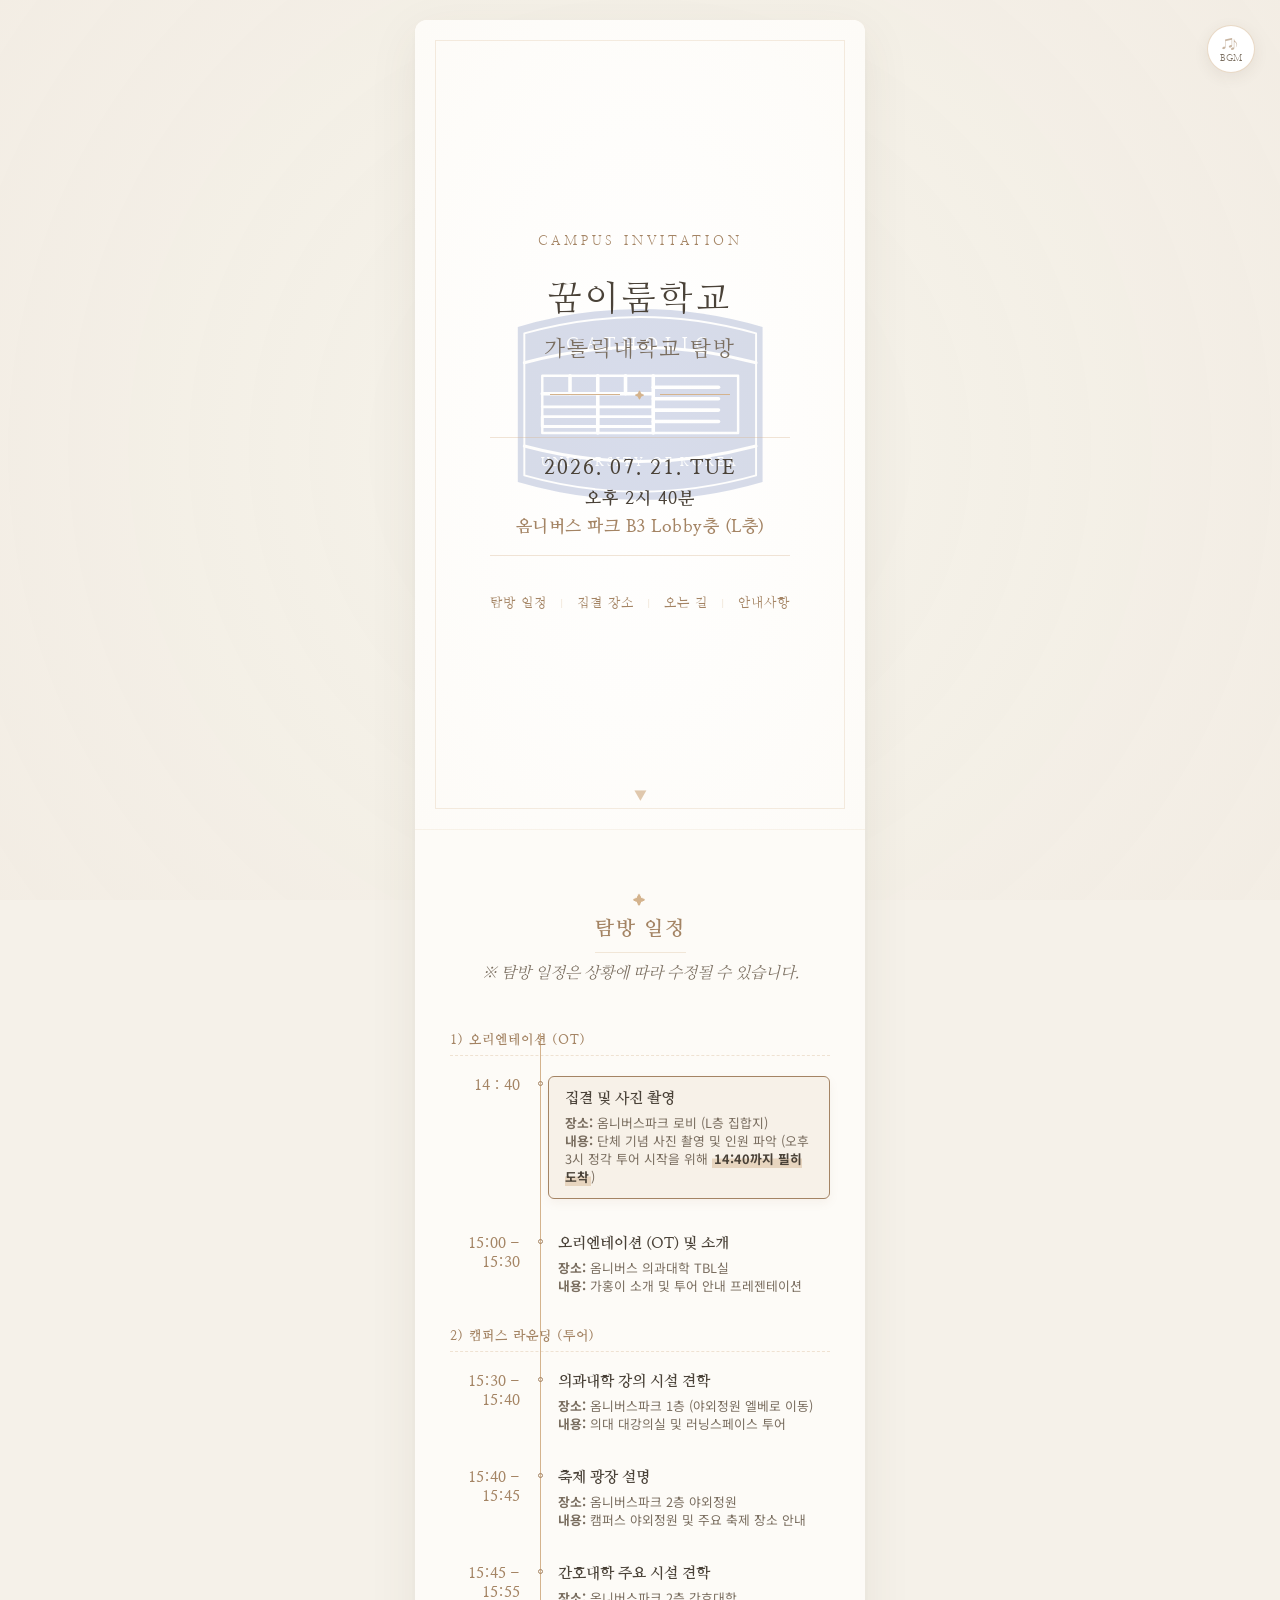
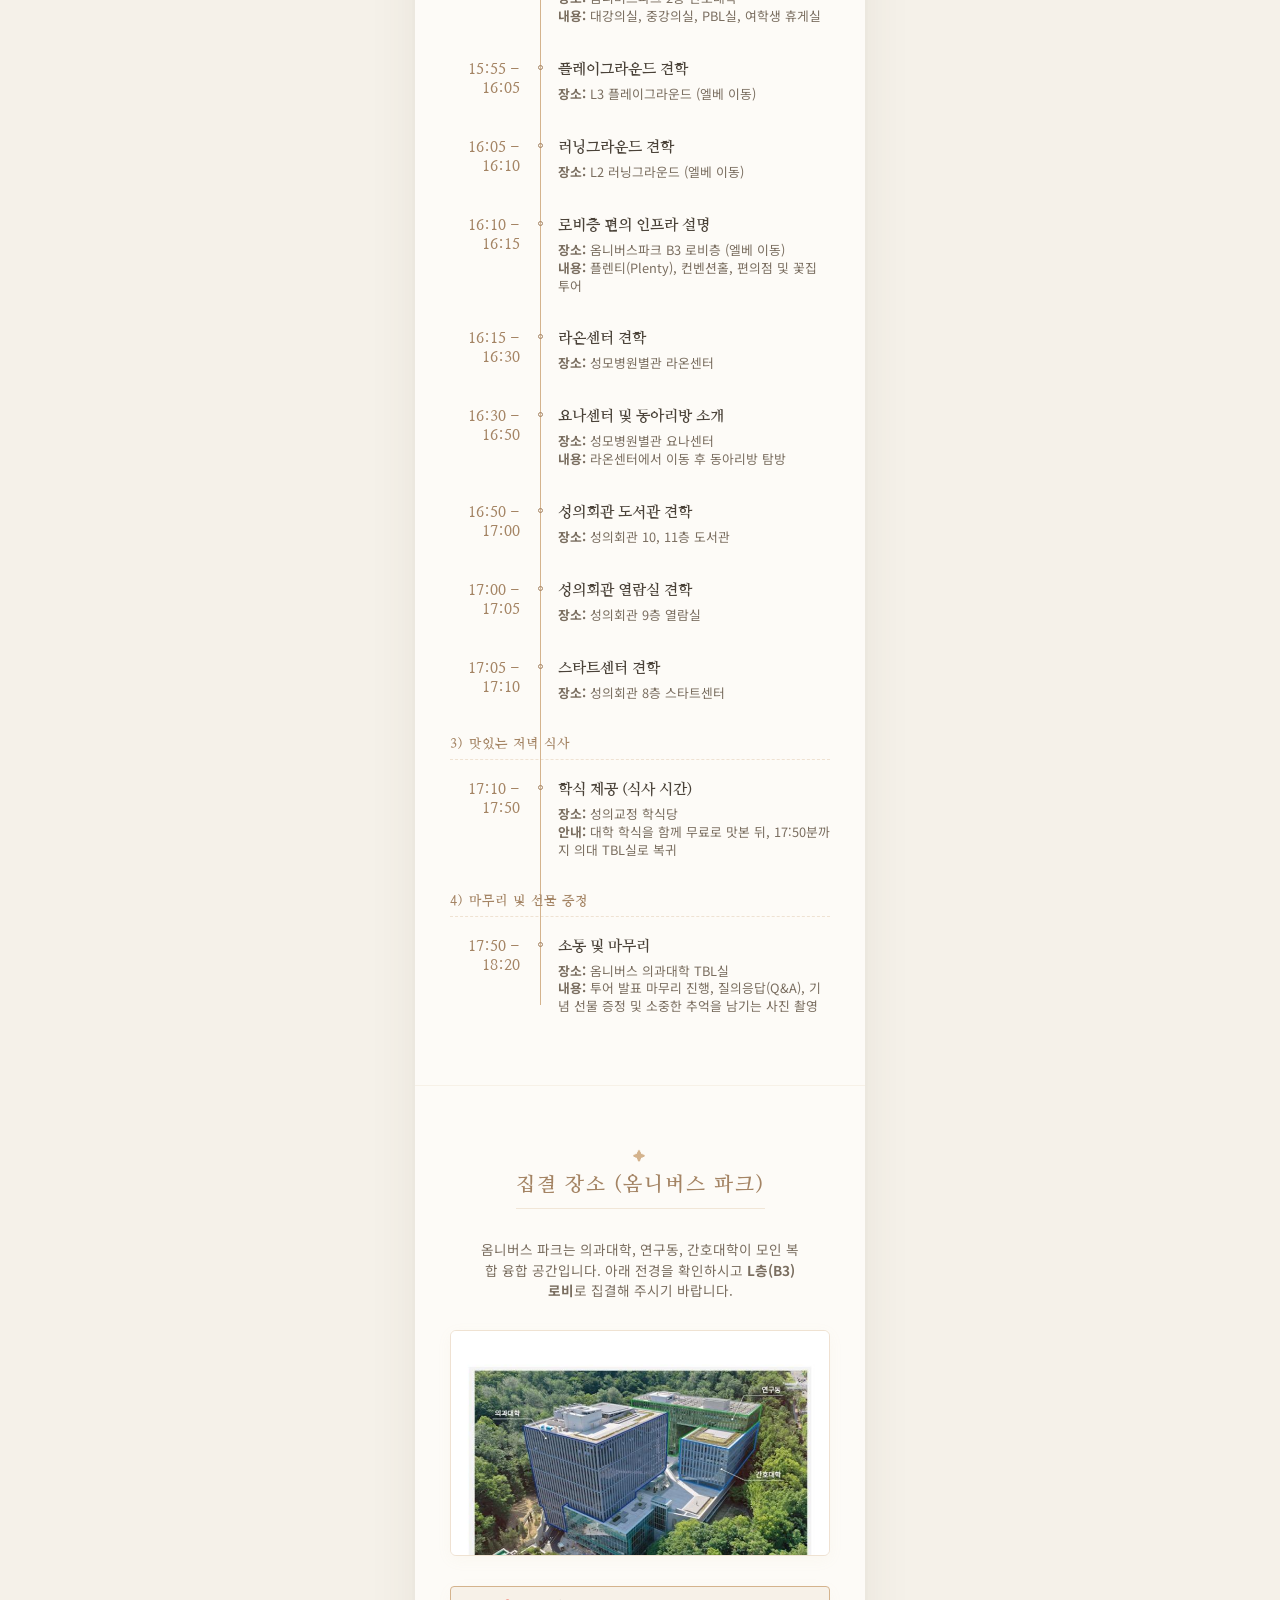
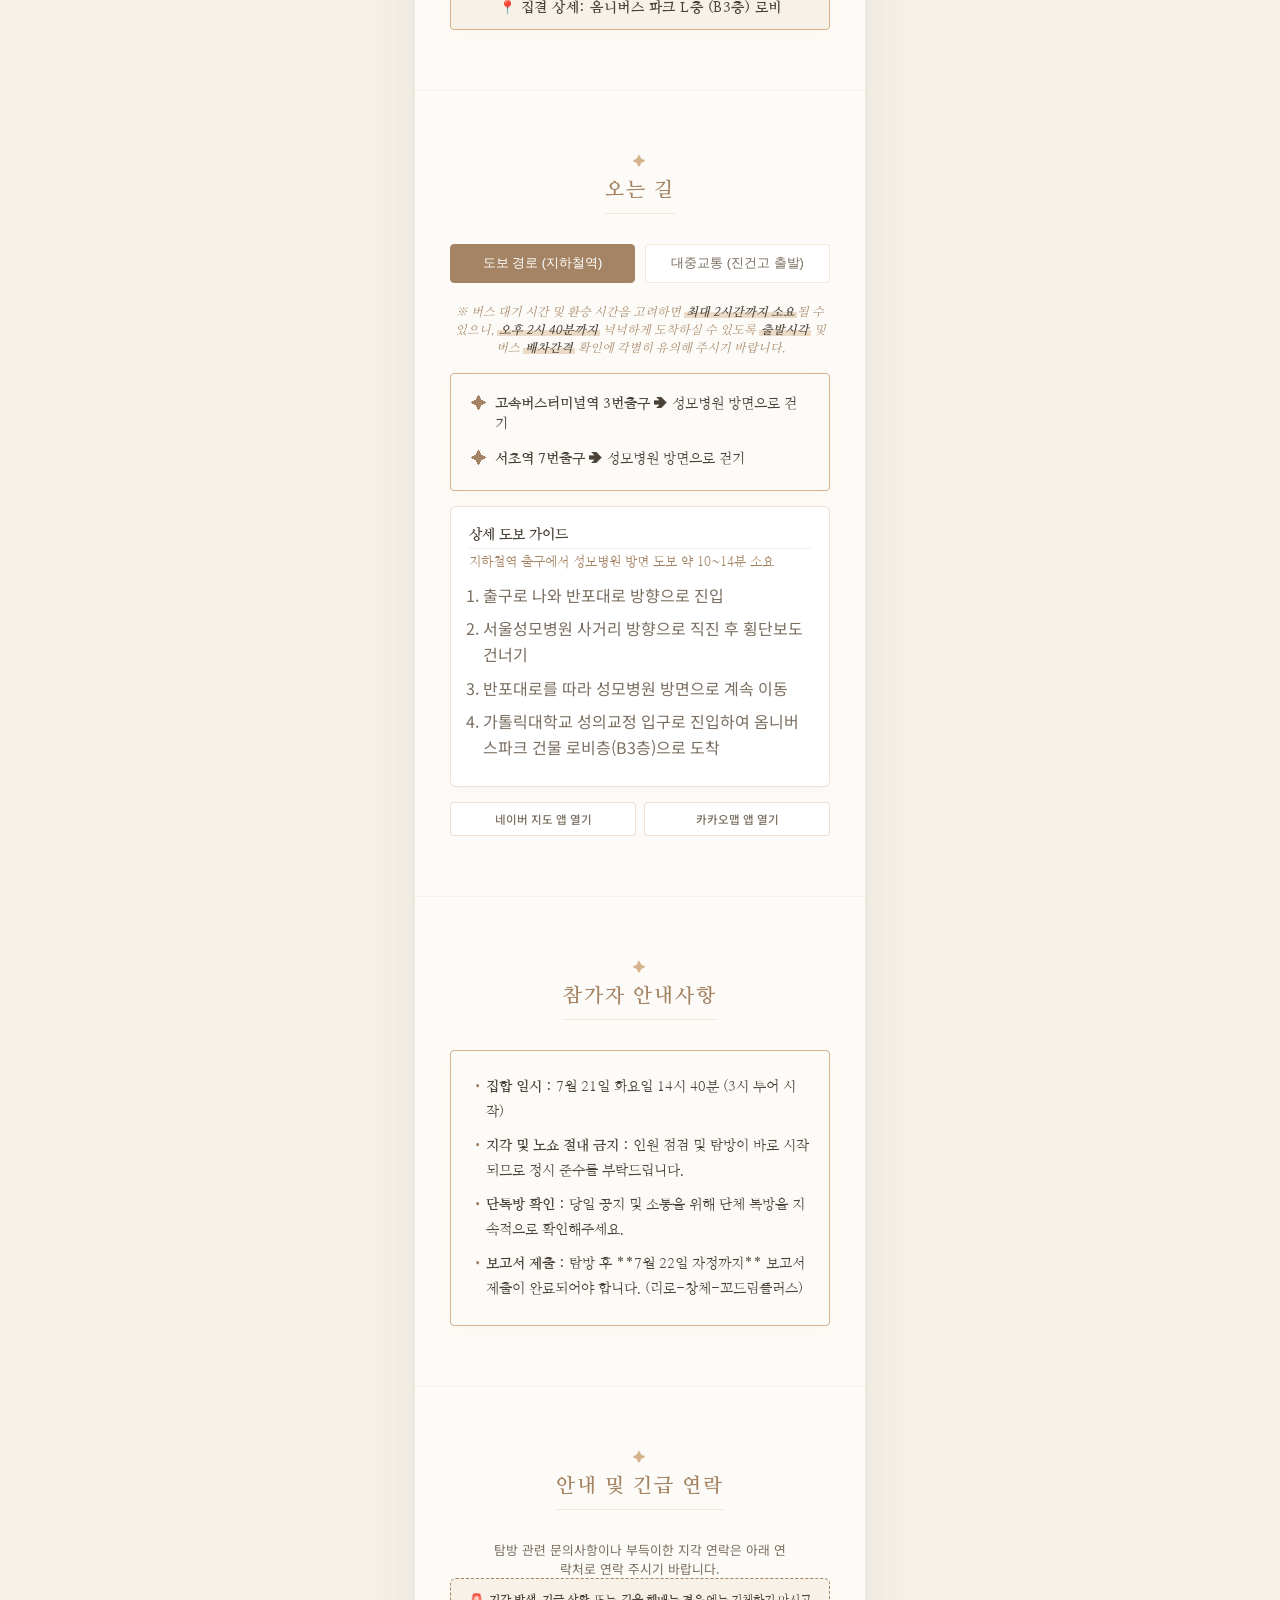
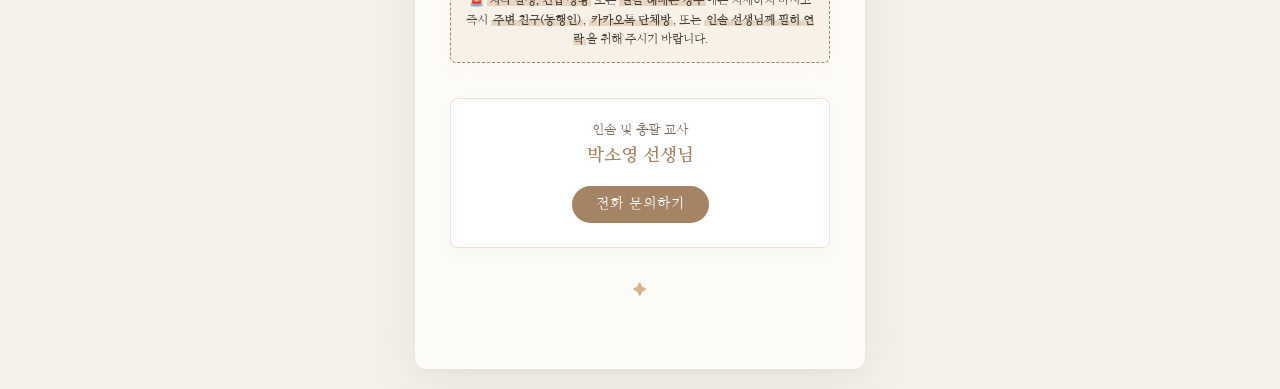
<file: index.html>
<!DOCTYPE html>
<html lang="ko">
<head>
  <meta charset="UTF-8">
  <meta name="viewport" content="width=device-width, initial-scale=1.0">
  <title>꿈이룸학교 가톨릭대학교 탐방 초대장</title>
  <!-- Google Fonts: Playfair Display for Eng Serif, Nanum Myeongjo for Ko Serif, Noto Sans KR for Sans -->
  <link rel="preconnect" href="https://fonts.googleapis.com">
  <link rel="preconnect" href="https://fonts.gstatic.com" crossorigin>
  <link href="https://fonts.googleapis.com/css2?family=Nanum+Myeongjo:wght@400;700;800&family=Noto+Sans+KR:wght@300;400;500;700&family=Playfair+Display:ital,wght@0,400;0,700;1,400&display=swap" rel="stylesheet">
  <link rel="stylesheet" href="style.css">
</head>
<body class="wedding-invitation-theme">
  <!-- Delicate background texture/particles -->
  <div class="elegant-overlay"></div>

  <!-- BGM Floating Controller -->
  <div class="bgm-player" id="bgm-trigger" title="배경음악 재생/정지">
    <div class="music-note-icon">
      <span class="note note-1">♫</span>
      <span class="note note-2">♪</span>
    </div>
    <span class="bgm-status font-serif">BGM</span>
  </div>

  <!-- Mobile Screen Wrapper (mimicking mobile preview) -->
  <div class="mobile-container">
    
    <!-- Cover Section -->
    <section class="invitation-section cover-section">
      <div class="floral-frame">
        <!-- SVG elegant gold Catholic University logo watermark (Accurate CUK Design) -->
        <svg viewBox="0 0 200 200" class="leaf-svg">
          <!-- Outer Shield Cushion Filled with CUK Intelligent Blue -->
          <path d="M 25,40 Q 100,18 175,40 L 175,135 Q 100,157 25,135 Z" fill="#0c2e86" />
          
          <g fill="none" stroke="#ffffff" stroke-width="2.2" stroke-linecap="round" stroke-linejoin="round">
            <!-- Outer Shield Cushion Inner Line -->
            <path d="M 29,44 Q 100,24 171,44 L 171,131 Q 100,151 29,131 Z" stroke-width="1.2" />
            
            <!-- Top banner curved line -->
            <path d="M 29,62 Q 100,43 171,62" stroke-width="1.8" />
            <!-- Bottom banner curved line -->
            <path d="M 29,113 Q 100,132 171,113" stroke-width="1.8" />
            
            <!-- Central graphic box frame (straight lines) -->
            <path d="M 40,70 H 160 V 105 H 40 Z" stroke-width="1.5" />
            
            <!-- Central graphic details -->
            <!-- Vertical dividing lines -->
            <path d="M 74,70 V 105" />
            <path d="M 108,70 V 105" />
            
            <!-- Left graphic: "ㄱ" shape at top, "ㄹ" at bottom -->
            <path d="M 40,81 H 74" />
            <path d="M 57,70 V 81" />
            <path d="M 40,89 H 74 V 95 H 40 V 101 H 74" stroke-width="1.8" />
            
            <!-- Center graphic: a loop/maze representing "ㄹ" in the middle -->
            <path d="M 74,81 H 108" />
            <path d="M 91,70 V 81" />
            <path d="M 74,89 H 108 V 95 H 74 V 101 H 108" stroke-width="1.8" />
            
            <!-- Right graphic: 4 horizontal bars (comb style representing letters) -->
            <path d="M 108,77 H 148" />
            <path d="M 108,84 H 148" />
            <path d="M 108,91 H 148" />
            <path d="M 108,98 H 148" />
          </g>
          <!-- Text elements styled in white -->
          <text x="100" y="54" text-anchor="middle" font-family="'Nanum Myeongjo', serif" font-size="10.5" fill="#ffffff" letter-spacing="4.5" font-weight="bold">CATHOLIC</text>
          <text x="100" y="125" text-anchor="middle" font-family="'Nanum Myeongjo', serif" font-size="7.5" fill="#ffffff" letter-spacing="1.8" font-weight="bold">UNIVERSITY OF KOREA</text>
        </svg>
      </div>
      <div class="cover-content">
        <p class="subtitle font-serif">CAMPUS INVITATION</p>
        <div class="main-title-box">
          <h1 class="main-title font-serif">꿈이룸학교</h1>
          <h2 class="sub-title font-serif">가톨릭대학교 탐방</h2>
        </div>
        <div class="divider">
          <span class="line"></span>
          <span class="flower">✦</span>
          <span class="line"></span>
        </div>
        <div class="cover-info-card font-serif">
          <p class="date">2026. 07. 21. TUE</p>
          <p class="time">오후 2시 40분</p>
          <p class="location">옴니버스 파크 B3 Lobby층 (L층)</p>
        </div>
        
        <!-- Simple Elegant Table of Contents -->
        <div class="cover-toc font-serif">
          <a href="#section-schedule">탐방 일정</a>
          <span class="toc-bar">|</span>
          <a href="#section-building">집결 장소</a>
          <span class="toc-bar">|</span>
          <a href="#section-map">오는 길</a>
          <span class="toc-bar">|</span>
          <a href="#section-notes">안내사항</a>
        </div>
      </div>
      <div class="scroll-arrow">
        <span>▼</span>
      </div>
    </section>

    <!-- Schedule Timeline Section -->
    <section class="invitation-section schedule-section" id="section-schedule">
      <div class="section-header">
        <span class="deco-icon">✦</span>
        <h3 class="section-title font-serif">탐방 일정</h3>
        <p class="timeline-notice font-serif text-small" style="margin-top: 10px; color: var(--color-text-sub); font-style: italic;">※ 탐방 일정은 상황에 따라 수정될 수 있습니다.</p>
      </div>
      <div class="timeline">
        <!-- 1) 오티 -->
        <div class="timeline-group-header font-serif">1) 오리엔테이션 (OT)</div>
        
        <div class="timeline-item">
          <div class="time-label font-serif">14 : 40</div>
          <div class="timeline-badge"></div>
          <div class="timeline-panel highlighted-panel">
            <h4 class="timeline-title font-serif">집결 및 사진 촬영</h4>
            <p class="timeline-desc"><strong>장소:</strong> 옴니버스파크 로비 (L층 집합지)<br><strong>내용:</strong> 단체 기념 사진 촬영 및 인원 파악 (오후 3시 정각 투어 시작을 위해 <strong style="background: linear-gradient(180deg, transparent 45%, rgba(212, 179, 141, 0.45) 55%); padding: 0 2px; color: var(--color-text-main);">14:40까지 필히 도착</strong>)</p>
          </div>
        </div>
        
        <div class="timeline-item">
          <div class="time-label font-serif">15:00 - 15:30</div>
          <div class="timeline-badge"></div>
          <div class="timeline-panel">
            <h4 class="timeline-title font-serif">오리엔테이션 (OT) 및 소개</h4>
            <p class="timeline-desc"><strong>장소:</strong> 옴니버스 의과대학 TBL실<br><strong>내용:</strong> 가홍이 소개 및 투어 안내 프레젠테이션</p>
          </div>
        </div>

        <!-- 2) 라운딩 -->
        <div class="timeline-group-header font-serif">2) 캠퍼스 라운딩 (투어)</div>

        <div class="timeline-item">
          <div class="time-label font-serif">15:30 - 15:40</div>
          <div class="timeline-badge"></div>
          <div class="timeline-panel">
            <h4 class="timeline-title font-serif">의과대학 강의 시설 견학</h4>
            <p class="timeline-desc"><strong>장소:</strong> 옴니버스파크 1층 (야외정원 엘베로 이동)<br><strong>내용:</strong> 의대 대강의실 및 러닝스페이스 투어</p>
          </div>
        </div>

        <div class="timeline-item">
          <div class="time-label font-serif">15:40 - 15:45</div>
          <div class="timeline-badge"></div>
          <div class="timeline-panel">
            <h4 class="timeline-title font-serif">축제 광장 설명</h4>
            <p class="timeline-desc"><strong>장소:</strong> 옴니버스파크 2층 야외정원<br><strong>내용:</strong> 캠퍼스 야외정원 및 주요 축제 장소 안내</p>
          </div>
        </div>

        <div class="timeline-item">
          <div class="time-label font-serif">15:45 - 15:55</div>
          <div class="timeline-badge"></div>
          <div class="timeline-panel">
            <h4 class="timeline-title font-serif">간호대학 주요 시설 견학</h4>
            <p class="timeline-desc"><strong>장소:</strong> 옴니버스파크 2층 간호대학<br><strong>내용:</strong> 대강의실, 중강의실, PBL실, 여학생 휴게실</p>
          </div>
        </div>

        <div class="timeline-item">
          <div class="time-label font-serif">15:55 - 16:05</div>
          <div class="timeline-badge"></div>
          <div class="timeline-panel">
            <h4 class="timeline-title font-serif">플레이그라운드 견학</h4>
            <p class="timeline-desc"><strong>장소:</strong> L3 플레이그라운드 (엘베 이동)</p>
          </div>
        </div>

        <div class="timeline-item">
          <div class="time-label font-serif">16:05 - 16:10</div>
          <div class="timeline-badge"></div>
          <div class="timeline-panel">
            <h4 class="timeline-title font-serif">러닝그라운드 견학</h4>
            <p class="timeline-desc"><strong>장소:</strong> L2 러닝그라운드 (엘베 이동)</p>
          </div>
        </div>

        <div class="timeline-item">
          <div class="time-label font-serif">16:10 - 16:15</div>
          <div class="timeline-badge"></div>
          <div class="timeline-panel">
            <h4 class="timeline-title font-serif">로비층 편의 인프라 설명</h4>
            <p class="timeline-desc"><strong>장소:</strong> 옴니버스파크 B3 로비층 (엘베 이동)<br><strong>내용:</strong> 플렌티(Plenty), 컨벤션홀, 편의점 및 꽃집 투어</p>
          </div>
        </div>

        <div class="timeline-item">
          <div class="time-label font-serif">16:15 - 16:30</div>
          <div class="timeline-badge"></div>
          <div class="timeline-panel">
            <h4 class="timeline-title font-serif">라온센터 견학</h4>
            <p class="timeline-desc"><strong>장소:</strong> 성모병원별관 라온센터</p>
          </div>
        </div>

        <div class="timeline-item">
          <div class="time-label font-serif">16:30 - 16:50</div>
          <div class="timeline-badge"></div>
          <div class="timeline-panel">
            <h4 class="timeline-title font-serif">요나센터 및 동아리방 소개</h4>
            <p class="timeline-desc"><strong>장소:</strong> 성모병원별관 요나센터<br><strong>내용:</strong> 라온센터에서 이동 후 동아리방 탐방</p>
          </div>
        </div>

        <div class="timeline-item">
          <div class="time-label font-serif">16:50 - 17:00</div>
          <div class="timeline-badge"></div>
          <div class="timeline-panel">
            <h4 class="timeline-title font-serif">성의회관 도서관 견학</h4>
            <p class="timeline-desc"><strong>장소:</strong> 성의회관 10, 11층 도서관</p>
          </div>
        </div>

        <div class="timeline-item">
          <div class="time-label font-serif">17:00 - 17:05</div>
          <div class="timeline-badge"></div>
          <div class="timeline-panel">
            <h4 class="timeline-title font-serif">성의회관 열람실 견학</h4>
            <p class="timeline-desc"><strong>장소:</strong> 성의회관 9층 열람실</p>
          </div>
        </div>

        <div class="timeline-item">
          <div class="time-label font-serif">17:05 - 17:10</div>
          <div class="timeline-badge"></div>
          <div class="timeline-panel">
            <h4 class="timeline-title font-serif">스타트센터 견학</h4>
            <p class="timeline-desc"><strong>장소:</strong> 성의회관 8층 스타트센터</p>
          </div>
        </div>

        <!-- 3) 식사 -->
        <div class="timeline-group-header font-serif">3) 맛있는 저녁 식사</div>

        <div class="timeline-item">
          <div class="time-label font-serif">17:10 - 17:50</div>
          <div class="timeline-badge"></div>
          <div class="timeline-panel">
            <h4 class="timeline-title font-serif">학식 제공 (식사 시간)</h4>
            <p class="timeline-desc"><strong>장소:</strong> 성의교정 학식당<br><strong>안내:</strong> 대학 학식을 함께 무료로 맛본 뒤, 17:50분까지 의대 TBL실로 복귀</p>
          </div>
        </div>

        <!-- 4) 마무리 및 선물증정 -->
        <div class="timeline-group-header font-serif">4) 마무리 및 선물 증정</div>

        <div class="timeline-item">
          <div class="time-label font-serif">17:50 - 18:20</div>
          <div class="timeline-badge"></div>
          <div class="timeline-panel">
            <h4 class="timeline-title font-serif">소통 및 마무리</h4>
            <p class="timeline-desc"><strong>장소:</strong> 옴니버스 의과대학 TBL실<br><strong>내용:</strong> 투어 발표 마무리 진행, 질의응답(Q&A), 기념 선물 증정 및 소중한 추억을 남기는 사진 촬영</p>
          </div>
        </div>
      </div>
    </section>

    <!-- Building Guide Section (Layer stack style) -->
    <section class="invitation-section building-section" id="section-building">
      <div class="section-header">
        <span class="deco-icon">✦</span>
        <h3 class="section-title font-serif">집결 장소 (옴니버스 파크)</h3>
      </div>
      
      <p class="section-intro">옴니버스 파크는 의과대학, 연구동, 간호대학이 모인 복합 융합 공간입니다. 아래 전경을 확인하시고 <strong>L층(B3) 로비</strong>로 집결해 주시기 바랍니다.</p>

      <!-- Building Aerial Photo Container -->
      <div class="building-photo-container">
        <img src="omnibus_park_aerial.jpg" alt="옴니버스 파크 건물 전경" class="elegant-building-img">
      </div>

      <!-- Highlighted Meeting Place Card -->
      <div class="gold-border-box" style="margin-top: 10px; padding: 12px; width: 100%; max-width: 380px; background-color: var(--color-gold-light); text-align: center;">
        <p class="font-serif" style="font-size: 0.85rem; color: var(--color-text-main); font-weight: 700; margin: 0; letter-spacing: 0.5px;">
          📍 집결 상세: 옴니버스 파크 L층 (B3층) 로비
        </p>
      </div>
    </section>

    <!-- Map & Directions Section -->
    <section class="invitation-section map-section" id="section-map">
      <div class="section-header">
        <span class="deco-icon">✦</span>
        <h3 class="section-title font-serif">오는 길</h3>
      </div>

      <!-- Tabs to switch between walking route and public transit -->
      <div class="direction-tabs">
        <button class="dir-tab-btn active" id="tab-btn-walk" data-route="walk">도보 경로 (지하철역)</button>
        <button class="dir-tab-btn" id="tab-btn-transit" data-route="transit">대중교통 (진건고 출발)</button>
      </div>

      <!-- Safe Travel Notice -->
      <p class="transit-warning font-serif" style="font-size: 0.76rem; line-height: 1.5; color: var(--color-gold-dark); text-align: center; margin: 0 auto 15px auto; max-width: 380px; font-style: italic;">
        ※ 버스 대기 시간 및 환승 시간을 고려하면 <strong style="background: linear-gradient(180deg, transparent 45%, rgba(212, 179, 141, 0.45) 55%); padding: 0 2px; color: var(--color-text-main);">최대 2시간까지 소요</strong>될 수 있으니, <strong style="background: linear-gradient(180deg, transparent 45%, rgba(212, 179, 141, 0.45) 55%); padding: 0 2px; color: var(--color-text-main);">오후 2시 40분까지</strong> 넉넉하게 도착하실 수 있도록 <strong style="background: linear-gradient(180deg, transparent 45%, rgba(212, 179, 141, 0.45) 55%); padding: 0 2px; color: var(--color-text-main);">출발시각</strong> 및 버스 <strong style="background: linear-gradient(180deg, transparent 45%, rgba(212, 179, 141, 0.45) 55%); padding: 0 2px; color: var(--color-text-main);">배차간격</strong> 확인에 각별히 유의해 주시기 바랍니다.
      </p>

      <!-- Map display container -->
      <div class="map-view-wrapper">
        <!-- Walk Route -->
        <div class="map-display-box active" id="map-view-walk">
          <div class="gold-border-box directions-box font-serif" style="text-align: left; padding: 20px; width: 100%; max-width: 380px; margin-bottom: 15px;">
            <div class="direction-route" style="display: flex; align-items: flex-start; gap: 8px;">
              <span class="route-bullet" style="color: var(--color-gold-dark);">✦</span>
              <span class="route-text" style="font-size: 0.85rem; color: var(--color-text-main); line-height: 1.5;"><strong>고속버스터미널역 3번출구</strong> ➔ 성모병원 방면으로 걷기</span>
            </div>
            <div class="direction-route" style="display: flex; align-items: flex-start; gap: 8px; margin-top: 15px;">
              <span class="route-bullet" style="color: var(--color-gold-dark);">✦</span>
              <span class="route-text" style="font-size: 0.85rem; color: var(--color-text-main); line-height: 1.5;"><strong>서초역 7번출구</strong> ➔ 성모병원 방면으로 걷기</span>
            </div>
          </div>
          
          <div class="route-summary-card">
            <h4 class="font-serif">상세 도보 가이드</h4>
            <p class="summary-text font-serif text-gold">지하철역 출구에서 성모병원 방면 도보 약 10~14분 소요</p>
            <ol class="step-ol text-small">
              <li>출구로 나와 반포대로 방향으로 진입</li>
              <li>서울성모병원 사거리 방향으로 직진 후 횡단보도 건너기</li>
              <li>반포대로를 따라 성모병원 방면으로 계속 이동</li>
              <li>가톨릭대학교 성의교정 입구로 진입하여 옴니버스파크 건물 로비층(B3층)으로 도착</li>
            </ol>
          </div>
        </div>

        <!-- Transit Route (Step Flow) -->
        <div class="map-display-box" id="map-view-transit">
          <div class="transit-options-box">
            <button class="mini-transit-tab active" id="transit-opt-1" data-opt="1">대중교통 경로 A (버스 환승)</button>
            <button class="mini-transit-tab" id="transit-opt-2" data-opt="2">대중교통 경로 B (2호선 지하철)</button>
          </div>

          <div class="transit-content-card active" id="transit-card-1">
            <!-- Route A Summary Header -->
            <div class="route-summary-header">
              <div class="duration-box">
                <span class="time-val">1</span><span class="time-unit">시간</span>
                <span class="time-val">44</span><span class="time-unit">분</span>
              </div>
              <div class="route-meta">
                <span>12:46 출발 ➔ 14:30 도착 예정</span>
                <span>환승 1회</span>
                <span>도보 11분</span>
                <span>3,400원</span>
              </div>
            </div>

            <!-- Segmented Route Bar -->
            <div class="route-segmented-bar">
              <div class="bar-segment segment-walk" style="flex-grow: 1;">1분</div>
              <div class="bar-segment segment-bus-2000" style="flex-grow: 74;">2000 (74분)</div>
              <div class="bar-segment segment-walk" style="flex-grow: 5;">5분</div>
              <div class="bar-segment segment-bus-740" style="flex-grow: 16;">740 (16분)</div>
              <div class="bar-segment segment-walk" style="flex-grow: 5;">5분</div>
            </div>

            <!-- Naver Map Styled Vertical Timeline -->
            <div class="naver-timeline">
              <div class="naver-timeline-node node-start">
                <div class="naver-node-icon">출</div>
                <div class="naver-node-content">
                  <h5>진건고등학교 출발 <span class="text-small" style="color: #868e96; font-weight: normal;">(12:46)</span></h5>
                  <div class="naver-node-subinfo">
                    도보 65m · <span class="walk-detail">1분</span>
                  </div>
                </div>
              </div>

              <div class="naver-timeline-node node-bus-2000">
                <div class="naver-node-icon">🚌</div>
                <div class="naver-node-content">
                  <h5>진건고등학교 승차 <span class="text-small" style="color: #868e96;">(23687)</span></h5>
                  <p>직행 <strong>2000번</strong> 탑승</p>
                  <div class="naver-node-subinfo">
                    <span class="bus-badge badge-red">2000</span> 43개 정류장 이동 · <span class="walk-detail">1시간 14분</span>
                  </div>
                </div>
              </div>

              <div class="naver-timeline-node node-bus-740">
                <div class="naver-node-icon">🚌</div>
                <div class="naver-node-content">
                  <h5>역삼역4번출구 하차 <span class="text-small" style="color: #868e96;">(23283)</span> ➔ 환승</h5>
                  <p>간선 <strong>740번</strong> 환승 승차</p>
                  <div class="naver-node-subinfo">
                    <span class="bus-badge badge-blue">740</span> 9개 정류장 이동 · <span class="walk-detail">16분</span>
                  </div>
                </div>
              </div>

              <div class="naver-timeline-node node-end">
                <div class="naver-node-icon">도</div>
                <div class="naver-node-content">
                  <h5>서울지방조달청.서울성모병원 하차 <span class="text-small" style="color: #868e96;">(22214)</span></h5>
                  <div class="naver-node-subinfo">
                    도보 331m · <span class="walk-detail">5분</span> ➔ <strong>옴니버스파크 B3층 로비 최종 도착 (14:30)</strong>
                  </div>
                </div>
              </div>
            </div>
          </div>

          <div class="transit-content-card" id="transit-card-2">
            <!-- Route B Summary Header -->
            <div class="route-summary-header">
              <div class="duration-box">
                <span class="time-val">1</span><span class="time-unit">시간</span>
                <span class="time-val">41</span><span class="time-unit">분</span>
              </div>
              <div class="route-meta">
                <span>12:49 출발 ➔ 14:30 도착 예정</span>
                <span>환승 1회</span>
                <span>도보 24분</span>
                <span>3,400원</span>
              </div>
            </div>

            <!-- Segmented Route Bar -->
            <div class="route-segmented-bar">
              <div class="bar-segment segment-walk" style="flex-grow: 1;">1분</div>
              <div class="bar-segment segment-bus-2000" style="flex-grow: 55;">2000 (55분)</div>
              <div class="bar-segment segment-walk" style="flex-grow: 4;">4분</div>
              <div class="bar-segment segment-subway-2" style="flex-grow: 15;">2호선 (15분)</div>
              <div class="bar-segment segment-walk" style="flex-grow: 19;">19분</div>
            </div>

            <!-- Naver Map Styled Vertical Timeline -->
            <div class="naver-timeline">
              <div class="naver-timeline-node node-start">
                <div class="naver-node-icon">출</div>
                <div class="naver-node-content">
                  <h5>진건고등학교 출발 <span class="text-small" style="color: #868e96; font-weight: normal;">(12:49)</span></h5>
                  <div class="naver-node-subinfo">
                    도보 65m · <span class="walk-detail">1분</span>
                  </div>
                </div>
              </div>

              <div class="naver-timeline-node node-bus-2000">
                <div class="naver-node-icon">🚌</div>
                <div class="naver-node-content">
                  <h5>진건고등학교 승차 <span class="text-small" style="color: #868e96;">(23687)</span></h5>
                  <p>직행 <strong>2000번</strong> 탑승</p>
                  <div class="naver-node-subinfo">
                    <span class="bus-badge badge-red">2000</span> 34개 정류장 이동 · <span class="walk-detail">55분</span>
                  </div>
                </div>
              </div>

              <div class="naver-timeline-node node-subway-2">
                <div class="naver-node-icon">🚇</div>
                <div class="naver-node-content">
                  <h5>잠실역6번출구 하차 <span class="text-small" style="color: #868e96;">(24137)</span> ➔ 환승</h5>
                  <p>지하철 2호선 잠실역 환승 이동</p>
                  <div class="naver-node-subinfo">
                    도보 186m · <span class="walk-detail">4분</span> ➔ 2호선 잠실역 대기
                  </div>
                </div>
              </div>

              <div class="naver-timeline-node node-subway-2">
                <div class="naver-node-icon">🚇</div>
                <div class="naver-node-content">
                  <h5>2호선 잠실역 승차</h5>
                  <p>잠실새내역 방면 내선순환행 탑승</p>
                  <div class="naver-node-subinfo">
                    <span class="bus-badge badge-green">2호선</span> 8개 역 이동 (빠른 하차 8-1) · <span class="walk-detail">15분</span> ➔ 서초역 하차
                  </div>
                </div>
              </div>

              <div class="naver-timeline-node node-end">
                <div class="naver-node-icon">도</div>
                <div class="naver-node-content">
                  <h5>서초역 하차 (내리는 문: 오른쪽)</h5>
                  <div class="naver-node-subinfo">
                    서초역 7번 출구에서 도보 1.2km · <span class="walk-detail">19분</span> ➔ <strong>옴니버스파크 B3층 로비 최종 도착 (14:30)</strong>
                  </div>
                </div>
              </div>
            </div>
          </div>
        </div>
      </div>

      <!-- Map App Links Buttons (Always visible) -->
      <div class="map-link-buttons" style="margin-top: 15px; width: 100%; max-width: 380px;">
        <a href="https://map.naver.com/v5/search/%EA%B0%80%ED%86%A8%EB%A6%AD%EB%8C%80%ED%95%99%EA%B5%90%20%EC%98%B4%EB%8B%88%EB%B2%84%EC%8A%A4%ED%8C%8C%ED%81%AC" target="_blank" class="map-link-btn">네이버 지도 앱 열기</a>
        <a href="https://map.kakao.com/?q=%EA%B0%80%ED%86%A8%EB%A6%AD%EB%8C%80%ED%95%99%EA%B5%90%20%EC%98%B4%EB%8B%88%EB%B2%84%EC%8A%A4%ED%8C%8C%ED%81%AC" target="_blank" class="map-link-btn">카카오맵 앱 열기</a>
      </div>
    </section>

    <!-- Important Information Details -->
    <section class="invitation-section info-section-notes" id="section-notes">
      <div class="section-header">
        <span class="deco-icon">✦</span>
        <h3 class="section-title font-serif">참가자 안내사항</h3>
      </div>
      <div class="gold-border-box">
        <ul class="notes-ul font-serif">
          <li><strong>집합 일시 :</strong> 7월 21일 화요일 14시 40분 (3시 투어 시작)</li>
          <li><strong>지각 및 노쇼 절대 금지 :</strong> 인원 점검 및 탐방이 바로 시작되므로 정시 준수를 부탁드립니다.</li>
          <li><strong>단톡방 확인 :</strong> 당일 공지 및 소통을 위해 단체 톡방을 지속적으로 확인해주세요.</li>
          <li><strong>보고서 제출 :</strong> 탐방 후 **7월 22일 자정까지** 보고서 제출이 완료되어야 합니다. (리로-창체-꼬드림플러스)</li>
        </ul>
      </div>
    </section>

    <!-- Contacts / Greeting Footer -->
    <section class="invitation-section contact-section">
      <div class="section-header">
        <span class="deco-icon">✦</span>
        <h3 class="section-title font-serif">안내 및 긴급 연락</h3>
      </div>
      <p class="contact-desc">탐방 관련 문의사항이나 부득이한 지각 연락은 아래 연락처로 연락 주시기 바랍니다.</p>
      
      <!-- Emergency Contact Guideline -->
      <div class="gold-border-box" style="margin: 0 auto 20px auto; padding: 12px 15px; width: 100%; max-width: 380px; background-color: var(--color-gold-light); text-align: center; border-radius: 6px; border: 1px dashed var(--color-gold-dark);">
        <p class="font-serif" style="font-size: 0.76rem; line-height: 1.6; color: var(--color-text-main); margin: 0; font-weight: 500;">
          🚨 <strong style="background: linear-gradient(180deg, transparent 45%, rgba(212, 179, 141, 0.45) 55%); padding: 0 2px;">지각 발생, 긴급 상황</strong> 또는 <strong style="background: linear-gradient(180deg, transparent 45%, rgba(212, 179, 141, 0.45) 55%); padding: 0 2px;">길을 헤매는 경우</strong>에는 지체하지 마시고 즉시 <strong style="background: linear-gradient(180deg, transparent 45%, rgba(212, 179, 141, 0.45) 55%); padding: 0 2px;">주변 친구(동행인)</strong>, <strong style="background: linear-gradient(180deg, transparent 45%, rgba(212, 179, 141, 0.45) 55%); padding: 0 2px;">카카오톡 단체방</strong>, 또는 <strong style="background: linear-gradient(180deg, transparent 45%, rgba(212, 179, 141, 0.45) 55%); padding: 0 2px;">인솔 선생님께 필히 연락</strong>을 취해 주시기 바랍니다.
        </p>
      </div>
      
      <div class="call-card">
        <div class="person font-serif">인솔 및 총괄 교사</div>
        <div class="name font-serif text-gold-bold">박소영 선생님</div>
        <a href="tel:010-4982-2816" class="call-btn font-serif">전화 문의하기</a>
      </div>
      
      <div class="final-flower">✦</div>
    </section>

  </div>

  <!-- Hidden Capture Card for Screenshot Generation -->
  <div class="capture-card font-serif" id="invitation-capture-card" style="display: none;">
    <div class="floral-frame"></div>
    
    <!-- SVG elegant Catholic University logo watermark -->
    <div class="leaf-svg-container" style="position: absolute; top: 15%; left: 10%; width: 80%; height: 70%; opacity: 0.08; pointer-events: none; z-index: 0;">
      <svg viewBox="0 0 200 200" style="width: 100%; height: 100%;">
        <path d="M 25,40 Q 100,18 175,40 L 175,135 Q 100,157 25,135 Z" fill="#0c2e86" />
        <g fill="none" stroke="#ffffff" stroke-width="2.2" stroke-linecap="round" stroke-linejoin="round">
          <path d="M 29,44 Q 100,24 171,44 L 171,131 Q 100,151 29,131 Z" stroke-width="1.2" />
          <path d="M 29,62 Q 100,43 171,62" stroke-width="1.8" />
          <path d="M 29,113 Q 100,132 171,113" stroke-width="1.8" />
          <path d="M 40,70 H 160 V 105 H 40 Z" stroke-width="1.5" />
          <path d="M 74,70 V 105" />
          <path d="M 108,70 V 105" />
          <path d="M 40,81 H 74" />
          <path d="M 57,70 V 81" />
          <path d="M 40,89 H 74 V 95 H 40 V 101 H 74" stroke-width="1.8" />
          <path d="M 74,81 H 108" />
          <path d="M 91,70 V 81" />
          <path d="M 74,89 H 108 V 95 H 74 V 101 H 108" stroke-width="1.8" />
          <path d="M 108,77 H 148" />
          <path d="M 108,84 H 148" />
          <path d="M 108,91 H 148" />
          <path d="M 108,98 H 148" />
        </g>
        <text x="100" y="54" text-anchor="middle" font-family="'Nanum Myeongjo', serif" font-size="10.5" fill="#ffffff" letter-spacing="4.5" font-weight="bold">CATHOLIC</text>
        <text x="100" y="125" text-anchor="middle" font-family="'Nanum Myeongjo', serif" font-size="7.5" fill="#ffffff" letter-spacing="1.8" font-weight="bold">UNIVERSITY OF KOREA</text>
      </svg>
    </div>

    <div class="capture-header">
      <p class="subtitle">CAMPUS INVITATION</p>
      <h1 class="title">꿈이룸학교</h1>
      <h2 class="sub-title">가톨릭대학교 탐방</h2>
      <div class="divider">
        <span class="line"></span>
        <span class="flower">✦</span>
        <span class="line"></span>
      </div>
      <div class="time-box">
        <p class="date">2026. 07. 21. TUE</p>
        <p class="time">14:40 - 18:20</p>
      </div>
    </div>
    
    <div class="capture-body">
      <h3 class="schedule-title">탐방 일정</h3>
      <div class="compact-timeline">
        <div class="compact-item">
          <span class="item-time">14:40 - 15:30</span>
          <span class="item-title">집결, 사진 촬영 & 오리엔테이션</span>
        </div>
        <div class="compact-item">
          <span class="item-time">15:30 - 17:10</span>
          <span class="item-title">캠퍼스 라운딩 (의대·간호대·성의회관)</span>
        </div>
        <div class="compact-item">
          <span class="item-time">17:10 - 17:50</span>
          <span class="item-title">맛있는 저녁 식사 (성의교정 학식당)</span>
        </div>
        <div class="compact-item">
          <span class="item-time">17:50 - 18:20</span>
          <span class="item-title">소통 및 마무리 (기념품 증정)</span>
        </div>
      </div>
    </div>
    
    <div class="capture-footer">
      <p class="loc-text">📍 집결장소: 옴니버스파크 L층(B3층) 로비</p>
      <div class="final-flower">✦</div>
    </div>
  </div>

  <script src="app.js"></script>
</body>
</html>
</file>
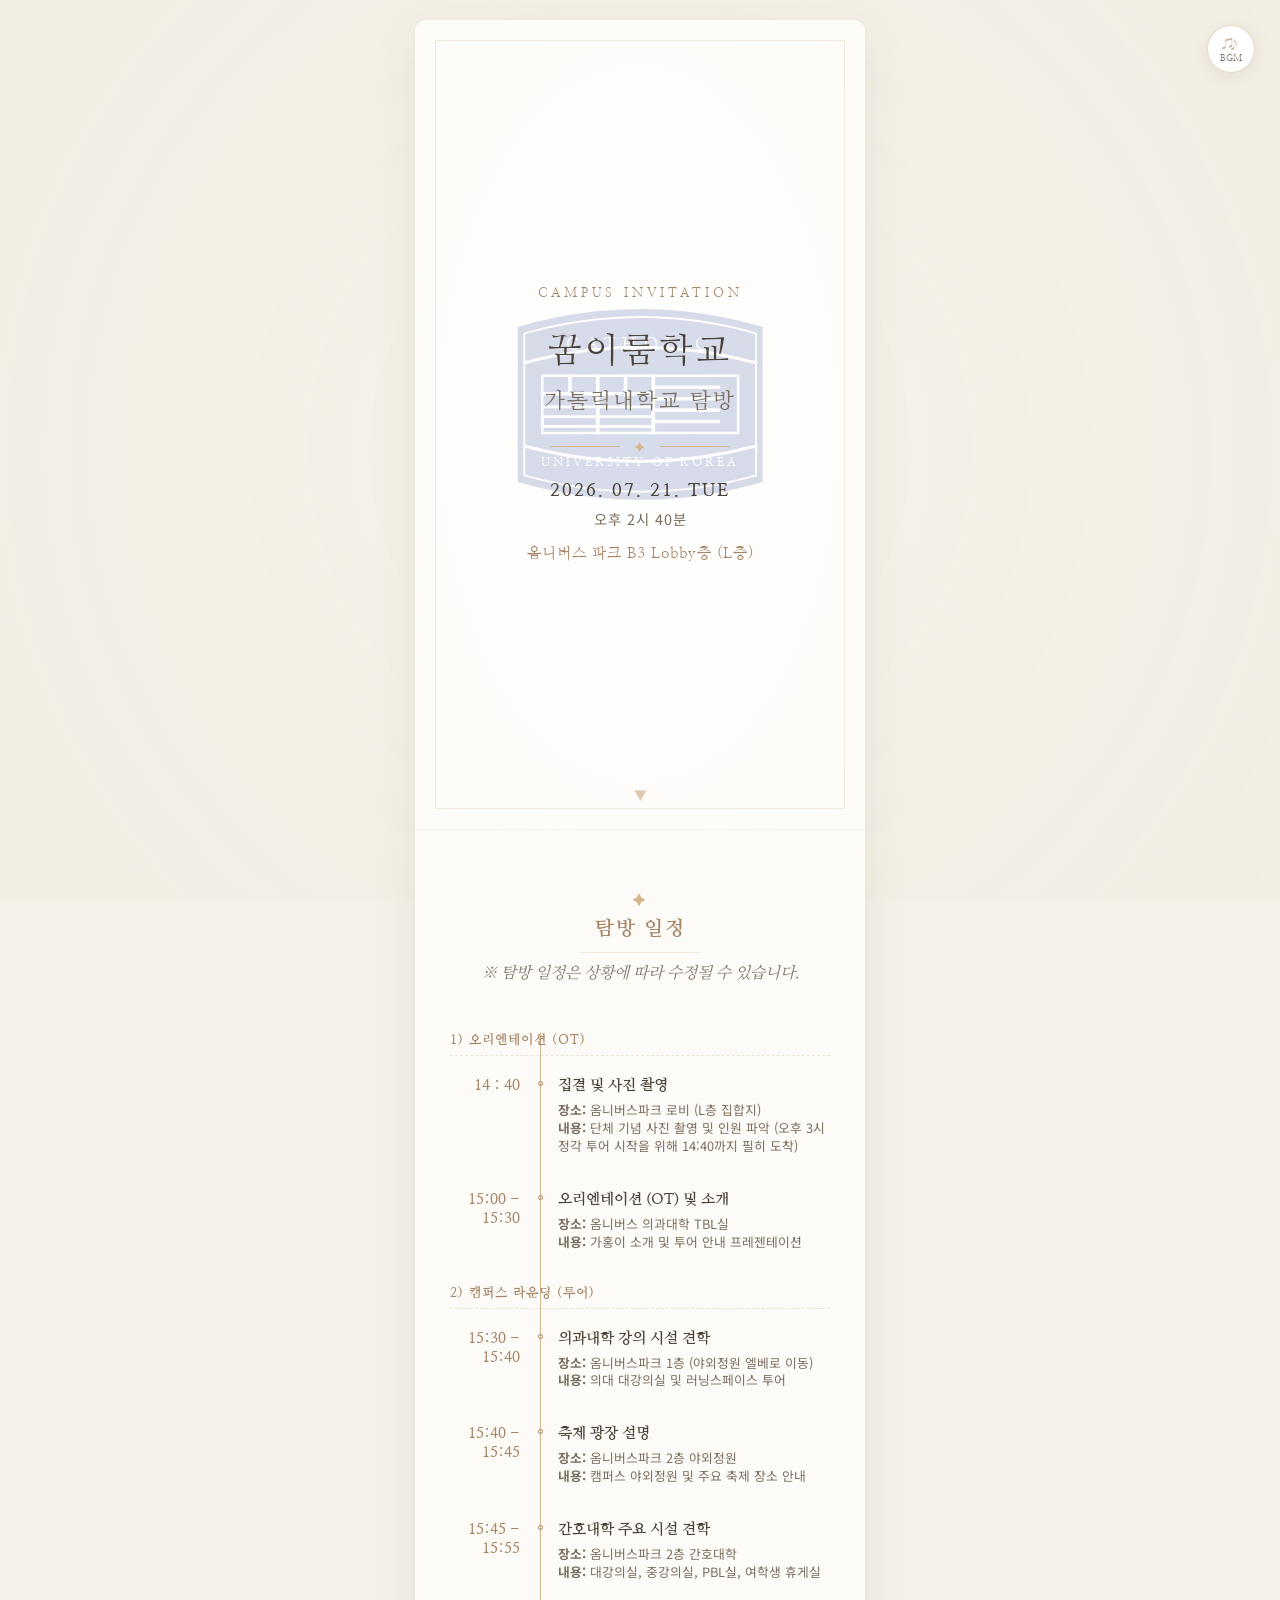
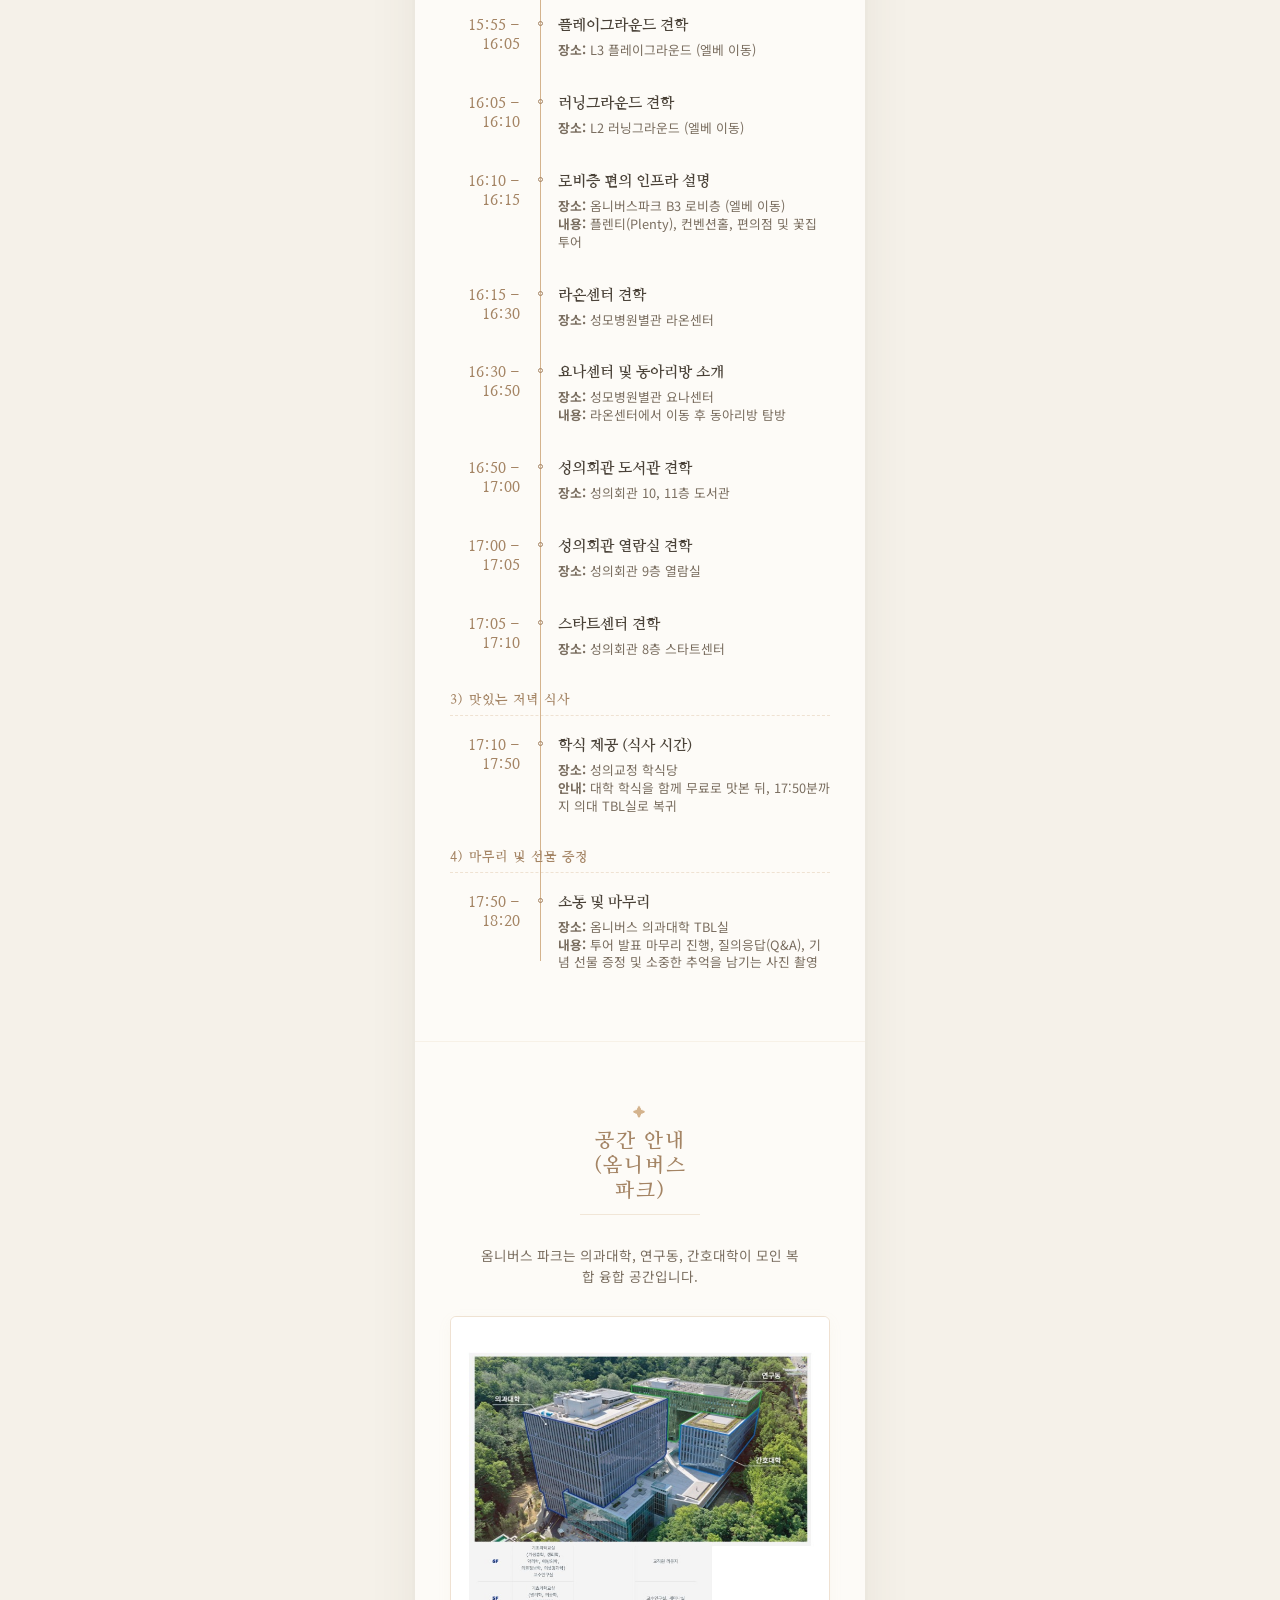
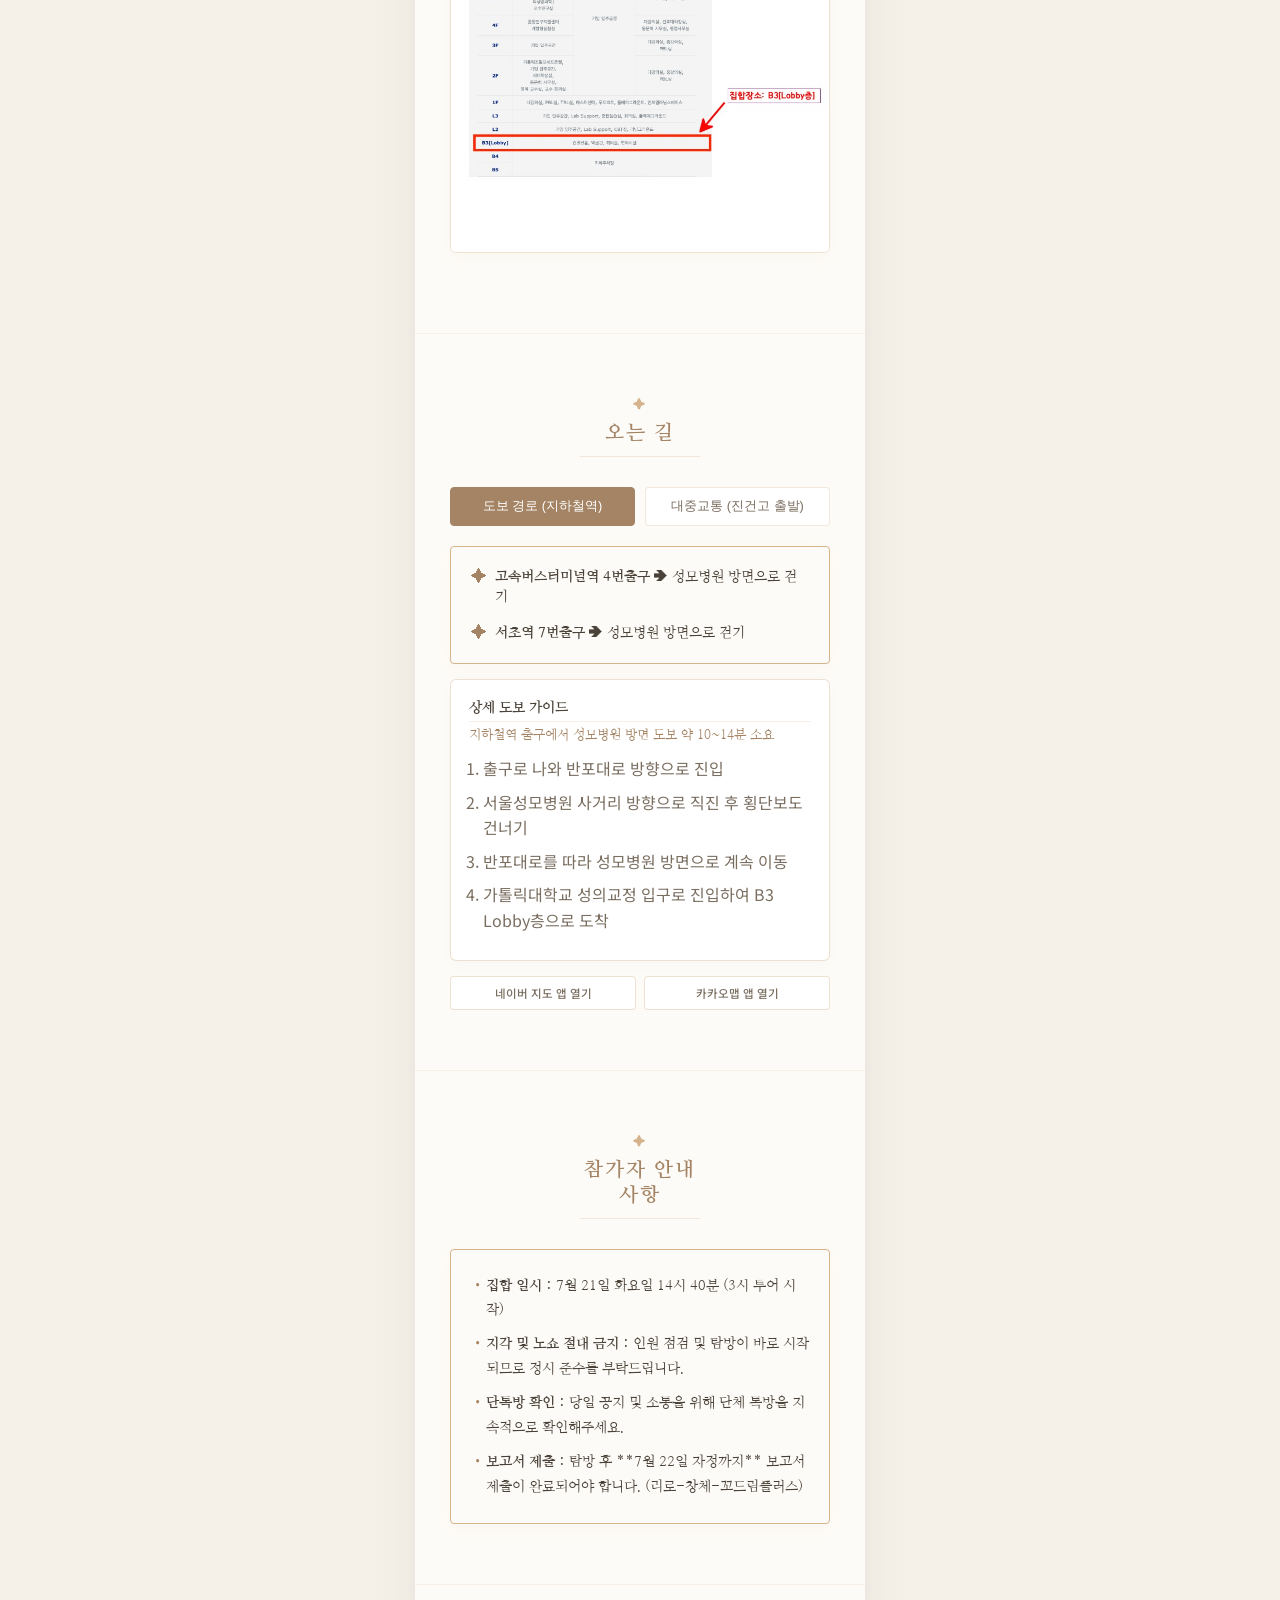
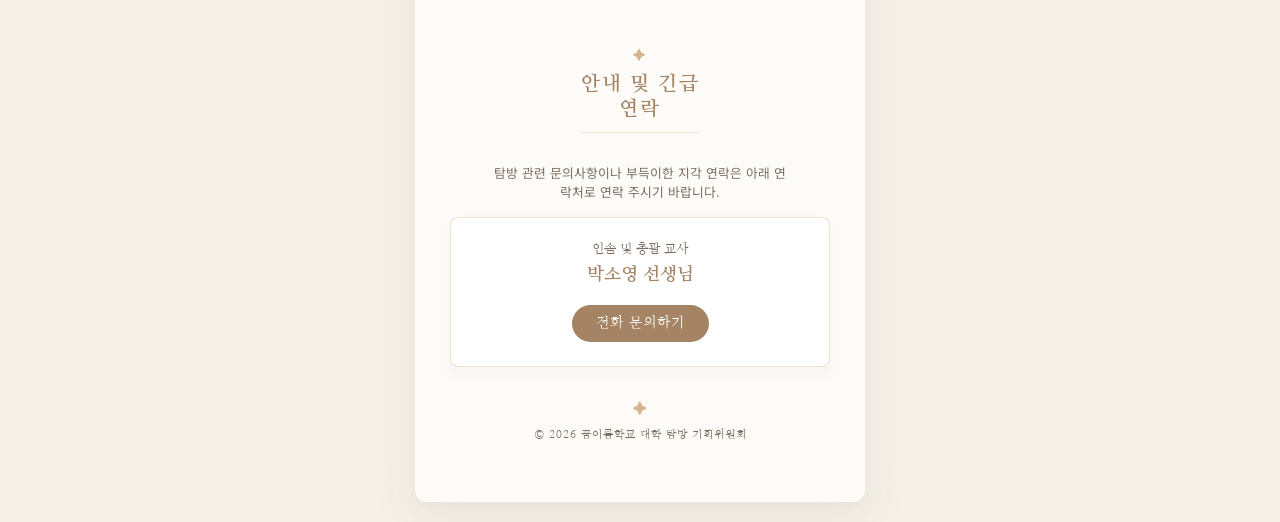
<file: catholic_tour/index.html>
<!DOCTYPE html>
<html lang="ko">
<head>
  <meta charset="UTF-8">
  <meta name="viewport" content="width=device-width, initial-scale=1.0">
  <title>꿈이룸학교 가톨릭대학교 탐방 초대장</title>
  <!-- Google Fonts: Playfair Display for Eng Serif, Nanum Myeongjo for Ko Serif, Noto Sans KR for Sans -->
  <link rel="preconnect" href="https://fonts.googleapis.com">
  <link rel="preconnect" href="https://fonts.gstatic.com" crossorigin>
  <link href="https://fonts.googleapis.com/css2?family=Nanum+Myeongjo:wght@400;700;800&family=Noto+Sans+KR:wght@300;400;500;700&family=Playfair+Display:ital,wght@0,400;0,700;1,400&display=swap" rel="stylesheet">
  <link rel="stylesheet" href="style.css">
</head>
<body class="wedding-invitation-theme">
  <!-- Delicate background texture/particles -->
  <div class="elegant-overlay"></div>

  <!-- BGM Floating Controller -->
  <div class="bgm-player" id="bgm-trigger" title="배경음악 재생/정지">
    <div class="music-note-icon">
      <span class="note note-1">♫</span>
      <span class="note note-2">♪</span>
    </div>
    <span class="bgm-status font-serif">BGM</span>
  </div>

  <!-- Mobile Screen Wrapper (mimicking mobile preview) -->
  <div class="mobile-container">
    
    <!-- Cover Section -->
    <section class="invitation-section cover-section">
      <div class="floral-frame">
        <!-- SVG elegant gold Catholic University logo watermark (Accurate CUK Design) -->
        <svg viewBox="0 0 200 200" class="leaf-svg">
          <!-- Outer Shield Cushion Filled with CUK Intelligent Blue -->
          <path d="M 25,40 Q 100,18 175,40 L 175,135 Q 100,157 25,135 Z" fill="#0c2e86" />
          
          <g fill="none" stroke="#ffffff" stroke-width="2.2" stroke-linecap="round" stroke-linejoin="round">
            <!-- Outer Shield Cushion Inner Line -->
            <path d="M 29,44 Q 100,24 171,44 L 171,131 Q 100,151 29,131 Z" stroke-width="1.2" />
            
            <!-- Top banner curved line -->
            <path d="M 29,62 Q 100,43 171,62" stroke-width="1.8" />
            <!-- Bottom banner curved line -->
            <path d="M 29,113 Q 100,132 171,113" stroke-width="1.8" />
            
            <!-- Central graphic box frame (straight lines) -->
            <path d="M 40,70 H 160 V 105 H 40 Z" stroke-width="1.5" />
            
            <!-- Central graphic details -->
            <!-- Vertical dividing lines -->
            <path d="M 74,70 V 105" />
            <path d="M 108,70 V 105" />
            
            <!-- Left graphic: "ㄱ" shape at top, "ㄹ" at bottom -->
            <path d="M 40,81 H 74" />
            <path d="M 57,70 V 81" />
            <path d="M 40,89 H 74 V 95 H 40 V 101 H 74" stroke-width="1.8" />
            
            <!-- Center graphic: a loop/maze representing "ㄹ" in the middle -->
            <path d="M 74,81 H 108" />
            <path d="M 91,70 V 81" />
            <path d="M 74,89 H 108 V 95 H 74 V 101 H 108" stroke-width="1.8" />
            
            <!-- Right graphic: 4 horizontal bars (comb style representing letters) -->
            <path d="M 108,77 H 148" />
            <path d="M 108,84 H 148" />
            <path d="M 108,91 H 148" />
            <path d="M 108,98 H 148" />
          </g>
          <!-- Text elements styled in white -->
          <text x="100" y="54" text-anchor="middle" font-family="'Nanum Myeongjo', serif" font-size="10.5" fill="#ffffff" letter-spacing="4.5" font-weight="bold">CATHOLIC</text>
          <text x="100" y="125" text-anchor="middle" font-family="'Nanum Myeongjo', serif" font-size="7.5" fill="#ffffff" letter-spacing="1.8" font-weight="bold">UNIVERSITY OF KOREA</text>
        </svg>
      </div>
      <div class="cover-content">
        <p class="subtitle font-serif">CAMPUS INVITATION</p>
        <div class="main-title-box">
          <h1 class="main-title font-serif">꿈이룸학교</h1>
          <h2 class="sub-title font-serif">가톨릭대학교 탐방</h2>
        </div>
        <div class="divider">
          <span class="line"></span>
          <span class="flower">✦</span>
          <span class="line"></span>
        </div>
        <p class="date font-serif">2026. 07. 21. TUE</p>
        <p class="time">오후 2시 40분</p>
        <p class="location font-serif text-gold">옴니버스 파크 B3 Lobby층 (L층)</p>
      </div>
      <div class="scroll-arrow">
        <span>▼</span>
      </div>
    </section>

    <!-- Schedule Timeline Section -->
    <section class="invitation-section schedule-section">
      <div class="section-header">
        <span class="deco-icon">✦</span>
        <h3 class="section-title font-serif">탐방 일정</h3>
        <p class="timeline-notice font-serif text-small" style="margin-top: 10px; color: var(--color-text-sub); font-style: italic;">※ 탐방 일정은 상황에 따라 수정될 수 있습니다.</p>
      </div>
      <div class="timeline">
        <!-- 1) 오티 -->
        <div class="timeline-group-header font-serif">1) 오리엔테이션 (OT)</div>
        
        <div class="timeline-item">
          <div class="time-label font-serif">14 : 40</div>
          <div class="timeline-badge"></div>
          <div class="timeline-panel">
            <h4 class="timeline-title font-serif">집결 및 사진 촬영</h4>
            <p class="timeline-desc"><strong>장소:</strong> 옴니버스파크 로비 (L층 집합지)<br><strong>내용:</strong> 단체 기념 사진 촬영 및 인원 파악 (오후 3시 정각 투어 시작을 위해 14:40까지 필히 도착)</p>
          </div>
        </div>
        
        <div class="timeline-item">
          <div class="time-label font-serif">15:00 - 15:30</div>
          <div class="timeline-badge"></div>
          <div class="timeline-panel">
            <h4 class="timeline-title font-serif">오리엔테이션 (OT) 및 소개</h4>
            <p class="timeline-desc"><strong>장소:</strong> 옴니버스 의과대학 TBL실<br><strong>내용:</strong> 가홍이 소개 및 투어 안내 프레젠테이션</p>
          </div>
        </div>

        <!-- 2) 라운딩 -->
        <div class="timeline-group-header font-serif">2) 캠퍼스 라운딩 (투어)</div>

        <div class="timeline-item">
          <div class="time-label font-serif">15:30 - 15:40</div>
          <div class="timeline-badge"></div>
          <div class="timeline-panel">
            <h4 class="timeline-title font-serif">의과대학 강의 시설 견학</h4>
            <p class="timeline-desc"><strong>장소:</strong> 옴니버스파크 1층 (야외정원 엘베로 이동)<br><strong>내용:</strong> 의대 대강의실 및 러닝스페이스 투어</p>
          </div>
        </div>

        <div class="timeline-item">
          <div class="time-label font-serif">15:40 - 15:45</div>
          <div class="timeline-badge"></div>
          <div class="timeline-panel">
            <h4 class="timeline-title font-serif">축제 광장 설명</h4>
            <p class="timeline-desc"><strong>장소:</strong> 옴니버스파크 2층 야외정원<br><strong>내용:</strong> 캠퍼스 야외정원 및 주요 축제 장소 안내</p>
          </div>
        </div>

        <div class="timeline-item">
          <div class="time-label font-serif">15:45 - 15:55</div>
          <div class="timeline-badge"></div>
          <div class="timeline-panel">
            <h4 class="timeline-title font-serif">간호대학 주요 시설 견학</h4>
            <p class="timeline-desc"><strong>장소:</strong> 옴니버스파크 2층 간호대학<br><strong>내용:</strong> 대강의실, 중강의실, PBL실, 여학생 휴게실</p>
          </div>
        </div>

        <div class="timeline-item">
          <div class="time-label font-serif">15:55 - 16:05</div>
          <div class="timeline-badge"></div>
          <div class="timeline-panel">
            <h4 class="timeline-title font-serif">플레이그라운드 견학</h4>
            <p class="timeline-desc"><strong>장소:</strong> L3 플레이그라운드 (엘베 이동)</p>
          </div>
        </div>

        <div class="timeline-item">
          <div class="time-label font-serif">16:05 - 16:10</div>
          <div class="timeline-badge"></div>
          <div class="timeline-panel">
            <h4 class="timeline-title font-serif">러닝그라운드 견학</h4>
            <p class="timeline-desc"><strong>장소:</strong> L2 러닝그라운드 (엘베 이동)</p>
          </div>
        </div>

        <div class="timeline-item">
          <div class="time-label font-serif">16:10 - 16:15</div>
          <div class="timeline-badge"></div>
          <div class="timeline-panel">
            <h4 class="timeline-title font-serif">로비층 편의 인프라 설명</h4>
            <p class="timeline-desc"><strong>장소:</strong> 옴니버스파크 B3 로비층 (엘베 이동)<br><strong>내용:</strong> 플렌티(Plenty), 컨벤션홀, 편의점 및 꽃집 투어</p>
          </div>
        </div>

        <div class="timeline-item">
          <div class="time-label font-serif">16:15 - 16:30</div>
          <div class="timeline-badge"></div>
          <div class="timeline-panel">
            <h4 class="timeline-title font-serif">라온센터 견학</h4>
            <p class="timeline-desc"><strong>장소:</strong> 성모병원별관 라온센터</p>
          </div>
        </div>

        <div class="timeline-item">
          <div class="time-label font-serif">16:30 - 16:50</div>
          <div class="timeline-badge"></div>
          <div class="timeline-panel">
            <h4 class="timeline-title font-serif">요나센터 및 동아리방 소개</h4>
            <p class="timeline-desc"><strong>장소:</strong> 성모병원별관 요나센터<br><strong>내용:</strong> 라온센터에서 이동 후 동아리방 탐방</p>
          </div>
        </div>

        <div class="timeline-item">
          <div class="time-label font-serif">16:50 - 17:00</div>
          <div class="timeline-badge"></div>
          <div class="timeline-panel">
            <h4 class="timeline-title font-serif">성의회관 도서관 견학</h4>
            <p class="timeline-desc"><strong>장소:</strong> 성의회관 10, 11층 도서관</p>
          </div>
        </div>

        <div class="timeline-item">
          <div class="time-label font-serif">17:00 - 17:05</div>
          <div class="timeline-badge"></div>
          <div class="timeline-panel">
            <h4 class="timeline-title font-serif">성의회관 열람실 견학</h4>
            <p class="timeline-desc"><strong>장소:</strong> 성의회관 9층 열람실</p>
          </div>
        </div>

        <div class="timeline-item">
          <div class="time-label font-serif">17:05 - 17:10</div>
          <div class="timeline-badge"></div>
          <div class="timeline-panel">
            <h4 class="timeline-title font-serif">스타트센터 견학</h4>
            <p class="timeline-desc"><strong>장소:</strong> 성의회관 8층 스타트센터</p>
          </div>
        </div>

        <!-- 3) 식사 -->
        <div class="timeline-group-header font-serif">3) 맛있는 저녁 식사</div>

        <div class="timeline-item">
          <div class="time-label font-serif">17:10 - 17:50</div>
          <div class="timeline-badge"></div>
          <div class="timeline-panel">
            <h4 class="timeline-title font-serif">학식 제공 (식사 시간)</h4>
            <p class="timeline-desc"><strong>장소:</strong> 성의교정 학식당<br><strong>안내:</strong> 대학 학식을 함께 무료로 맛본 뒤, 17:50분까지 의대 TBL실로 복귀</p>
          </div>
        </div>

        <!-- 4) 마무리 및 선물증정 -->
        <div class="timeline-group-header font-serif">4) 마무리 및 선물 증정</div>

        <div class="timeline-item">
          <div class="time-label font-serif">17:50 - 18:20</div>
          <div class="timeline-badge"></div>
          <div class="timeline-panel">
            <h4 class="timeline-title font-serif">소통 및 마무리</h4>
            <p class="timeline-desc"><strong>장소:</strong> 옴니버스 의과대학 TBL실<br><strong>내용:</strong> 투어 발표 마무리 진행, 질의응답(Q&A), 기념 선물 증정 및 소중한 추억을 남기는 사진 촬영</p>
          </div>
        </div>
      </div>
    </section>

    <!-- Building Guide Section (Layer stack style) -->
    <section class="invitation-section building-section">
      <div class="section-header">
        <span class="deco-icon">✦</span>
        <h3 class="section-title font-serif">공간 안내 (옴니버스 파크)</h3>
      </div>
      
      <p class="section-intro">옴니버스 파크는 의과대학, 연구동, 간호대학이 모인 복합 융합 공간입니다.</p>

      <!-- Building Aerial Photo Container -->
      <div class="building-photo-container">
        <img src="omnibus_park_aerial.jpg" alt="옴니버스 파크 건물 전경" class="elegant-building-img">
      </div>
    </section>

    <!-- Map & Directions Section -->
    <section class="invitation-section map-section">
      <div class="section-header">
        <span class="deco-icon">✦</span>
        <h3 class="section-title font-serif">오는 길</h3>
      </div>

      <!-- Tabs to switch between walking route and public transit -->
      <div class="direction-tabs">
        <button class="dir-tab-btn active" id="tab-btn-walk" data-route="walk">도보 경로 (지하철역)</button>
        <button class="dir-tab-btn" id="tab-btn-transit" data-route="transit">대중교통 (진건고 출발)</button>
      </div>

      <!-- Map display container -->
      <div class="map-view-wrapper">
        <!-- Walk Route -->
        <div class="map-display-box active" id="map-view-walk">
          <div class="gold-border-box directions-box font-serif" style="text-align: left; padding: 20px; width: 100%; max-width: 380px; margin-bottom: 15px;">
            <div class="direction-route" style="display: flex; align-items: flex-start; gap: 8px;">
              <span class="route-bullet" style="color: var(--color-gold-dark);">✦</span>
              <span class="route-text" style="font-size: 0.85rem; color: var(--color-text-main); line-height: 1.5;"><strong>고속버스터미널역 4번출구</strong> ➔ 성모병원 방면으로 걷기</span>
            </div>
            <div class="direction-route" style="display: flex; align-items: flex-start; gap: 8px; margin-top: 15px;">
              <span class="route-bullet" style="color: var(--color-gold-dark);">✦</span>
              <span class="route-text" style="font-size: 0.85rem; color: var(--color-text-main); line-height: 1.5;"><strong>서초역 7번출구</strong> ➔ 성모병원 방면으로 걷기</span>
            </div>
          </div>
          
          <div class="route-summary-card">
            <h4 class="font-serif">상세 도보 가이드</h4>
            <p class="summary-text font-serif text-gold">지하철역 출구에서 성모병원 방면 도보 약 10~14분 소요</p>
            <ol class="step-ol text-small">
              <li>출구로 나와 반포대로 방향으로 진입</li>
              <li>서울성모병원 사거리 방향으로 직진 후 횡단보도 건너기</li>
              <li>반포대로를 따라 성모병원 방면으로 계속 이동</li>
              <li>가톨릭대학교 성의교정 입구로 진입하여 B3 Lobby층으로 도착</li>
            </ol>
          </div>
        </div>

        <!-- Transit Route (Step Flow) -->
        <div class="map-display-box" id="map-view-transit">
          <div class="transit-options-box">
            <button class="mini-transit-tab active" id="transit-opt-1" data-opt="1">대중교통 경로 A (버스 환승)</button>
            <button class="mini-transit-tab" id="transit-opt-2" data-opt="2">대중교통 경로 B (2호선 지하철)</button>
          </div>

          <div class="transit-content-card active" id="transit-card-1">
            <h4 class="font-serif">경로 A : 버스 환승 코스 <span class="text-gold">[약 1시간 45분 소요 | 최소도보]</span></h4>
            <div class="pretty-timeline">
              <div class="pretty-timeline-node">
                <span class="node-icon font-serif">1</span>
                <div class="node-text">
                  <h5>진건고등학교 승차 (23687)</h5>
                  <p>직행버스 <strong>2000번</strong> 탑승 (12:50 이전 탑승 권장)</p>
                </div>
              </div>
              <div class="pretty-timeline-node">
                <span class="node-icon font-serif">2</span>
                <div class="node-text">
                  <h5>2000번 버스 이동 (약 1시간 14분)</h5>
                  <p>43개 정류장 이동 후 <strong>역삼역4번출구</strong> 정류장 하차</p>
                </div>
              </div>
              <div class="pretty-timeline-node">
                <span class="node-icon font-serif">3</span>
                <div class="node-text">
                  <h5>역삼역 4번출구 환승</h5>
                  <p>하차한 정류장에서 대기 후 간선버스 <strong>740번</strong> 환승 승차</p>
                </div>
              </div>
              <div class="pretty-timeline-node">
                <span class="node-icon font-serif">4</span>
                <div class="node-text">
                  <h5>서울성모병원 하차 (약 16분)</h5>
                  <p>9개 정류장 이동 후 <strong>서울지방조달청.서울성모병원</strong> 하차 ➔ 도보 330m 이동하여 도착</p>
                </div>
              </div>
            </div>
          </div>

          <div class="transit-content-card" id="transit-card-2">
            <h4 class="font-serif">경로 B : 버스 + 지하철 코스 <span class="text-gold">[약 1시간 35분 소요 | 최소환승]</span></h4>
            <div class="pretty-timeline">
              <div class="pretty-timeline-node">
                <span class="node-icon font-serif">1</span>
                <div class="node-text">
                  <h5>진건고등학교 승차 (23687)</h5>
                  <p>일반버스 <strong>100번</strong> 탑승 (12:50 승차 시 14:25 도착 예정)</p>
                </div>
              </div>
              <div class="pretty-timeline-node">
                <span class="node-icon font-serif">2</span>
                <div class="node-text">
                  <h5>100번 버스 이동 (약 49분)</h5>
                  <p>24개 정류장 이동 후 <strong>강변역(B)</strong> 정류장 하차</p>
                </div>
              </div>
              <div class="pretty-timeline-node">
                <span class="node-icon font-serif">3</span>
                <div class="node-text">
                  <h5>지하철 환승 도보 (약 4분)</h5>
                  <p>강변역 4번 출구까지 166m 도보 이동</p>
                </div>
              </div>
              <div class="pretty-timeline-node">
                <span class="node-icon font-serif">4</span>
                <div class="node-text">
                  <h5>2호선 강변역 승차 ➔ 서초역 하차 (약 20분)</h5>
                  <p>잠실나루역 방면 내선순환행 탑승 ➔ 10개 역 이동 후 <strong>서초역</strong> 하차 ➔ 7번 출구에서 성모병원 방면으로 도보 이동</p>
                </div>
              </div>
            </div>
          </div>
        </div>
      </div>

      <!-- Map App Links Buttons (Always visible) -->
      <div class="map-link-buttons" style="margin-top: 15px; width: 100%; max-width: 380px;">
        <a href="https://map.naver.com/v5/search/%EA%B0%80%ED%86%A8%EB%A6%AD%EB%8C%80%ED%95%99%EA%B5%90%20%EC%98%B4%EB%8B%88%EB%B2%84%EC%8A%A4%ED%8C%8C%ED%81%AC" target="_blank" class="map-link-btn">네이버 지도 앱 열기</a>
        <a href="https://map.kakao.com/?q=%EA%B0%80%ED%86%A8%EB%A6%AD%EB%8C%80%ED%95%99%EA%B5%90%20%EC%98%B4%EB%8B%88%EB%B2%84%EC%8A%A4%ED%8C%8C%ED%81%AC" target="_blank" class="map-link-btn">카카오맵 앱 열기</a>
      </div>
    </section>

    <!-- Important Information Details -->
    <section class="invitation-section info-section-notes">
      <div class="section-header">
        <span class="deco-icon">✦</span>
        <h3 class="section-title font-serif">참가자 안내사항</h3>
      </div>
      <div class="gold-border-box">
        <ul class="notes-ul font-serif">
          <li><strong>집합 일시 :</strong> 7월 21일 화요일 14시 40분 (3시 투어 시작)</li>
          <li><strong>지각 및 노쇼 절대 금지 :</strong> 인원 점검 및 탐방이 바로 시작되므로 정시 준수를 부탁드립니다.</li>
          <li><strong>단톡방 확인 :</strong> 당일 공지 및 소통을 위해 단체 톡방을 지속적으로 확인해주세요.</li>
          <li><strong>보고서 제출 :</strong> 탐방 후 **7월 22일 자정까지** 보고서 제출이 완료되어야 합니다. (리로-창체-꼬드림플러스)</li>
        </ul>
      </div>
    </section>

    <!-- Contacts / Greeting Footer -->
    <section class="invitation-section contact-section">
      <div class="section-header">
        <span class="deco-icon">✦</span>
        <h3 class="section-title font-serif">안내 및 긴급 연락</h3>
      </div>
      <p class="contact-desc">탐방 관련 문의사항이나 부득이한 지각 연락은 아래 연락처로 연락 주시기 바랍니다.</p>
      
      <div class="call-card">
        <div class="person font-serif">인솔 및 총괄 교사</div>
        <div class="name font-serif text-gold-bold">박소영 선생님</div>
        <a href="tel:010-4982-2816" class="call-btn font-serif">전화 문의하기</a>
      </div>
      
      <div class="final-flower">✦</div>
      <p class="footer-copyright font-serif">© 2026 꿈이룸학교 대학 탐방 기획위원회</p>
    </section>

  </div>

  <script src="app.js"></script>
</body>
</html>
</file>
<file: style.css>
html {
  scroll-behavior: smooth;
}

/* Elegant Mobile Wedding Invitation Style CSS */

:root {
  --bg-invitation: #fdfbf7; /* warm ivory */
  --bg-page: #f5f1e9; /* soft warm beige */
  --color-text-main: #4a4238; /* warm charcoal */
  --color-text-sub: #7a6e60; /* lighter warm grey */
  --color-gold: #d4b38d; /* classic gold */
  --color-gold-dark: #a48464; /* rich bronze gold */
  --color-gold-light: #f7f1e8; /* very soft gold */
  
  --border-gold-thin: 1px solid rgba(212, 179, 141, 0.4);
  --font-serif: 'Nanum Myeongjo', 'Playfair Display', serif;
  --font-sans: 'Noto Sans KR', sans-serif;
}

* {
  box-sizing: border-box;
  margin: 0;
  padding: 0;
}

body.wedding-invitation-theme {
  background-color: var(--bg-page);
  color: var(--color-text-main);
  font-family: var(--font-sans);
  min-height: 100vh;
  display: flex;
  justify-content: center;
  align-items: center;
  padding: 20px 0;
  position: relative;
  overflow-x: hidden;
}

.elegant-overlay {
  position: fixed;
  top: 0; left: 0; right: 0; bottom: 0;
  background: radial-gradient(circle at center, rgba(253, 251, 247, 0.1) 0%, rgba(212, 179, 141, 0.05) 100%);
  pointer-events: none;
  z-index: 1;
}

/* Mobile-first Mock Container */
.mobile-container {
  width: 100%;
  max-width: 450px;
  background-color: var(--bg-invitation);
  box-shadow: 0 15px 50px rgba(74, 66, 56, 0.08), 0 3px 10px rgba(74, 66, 56, 0.03);
  position: relative;
  z-index: 10;
  border-radius: 12px;
  overflow: hidden;
  display: flex;
  flex-direction: column;
}

/* Common Section Styles */
.invitation-section {
  padding: 60px 24px;
  position: relative;
  background-color: var(--bg-invitation);
  border-bottom: 1px solid rgba(212, 179, 141, 0.15);
  display: flex;
  flex-direction: column;
  align-items: center;
  text-align: center;
}

.invitation-section:last-child {
  border-bottom: none;
}

.section-header {
  margin-bottom: 30px;
  display: flex;
  flex-direction: column;
  align-items: center;
}

.deco-icon {
  font-size: 0.8rem;
  color: var(--color-gold);
  margin-bottom: 8px;
  letter-spacing: 2px;
}

.section-title {
  font-size: 1.25rem;
  font-weight: 700;
  color: var(--color-gold-dark);
  letter-spacing: 2px;
  border-bottom: 1px solid rgba(212, 179, 141, 0.3);
  padding-bottom: 10px;
  width: fit-content;
}

.font-serif {
  font-family: var(--font-serif);
}

.text-gold {
  color: var(--color-gold-dark);
}

.text-gold-bold {
  color: var(--color-gold-dark);
  font-weight: 700;
}

/* 1. Cover Section */
.cover-section {
  min-height: 90vh;
  justify-content: center;
  padding: 40px 24px;
  background: radial-gradient(ellipse at center, #ffffff 0%, var(--bg-invitation) 100%);
  position: relative;
}

.floral-frame {
  position: absolute;
  top: 20px; left: 20px; right: 20px; bottom: 20px;
  border: 1px solid rgba(212, 179, 141, 0.25);
  pointer-events: none;
  z-index: 2;
}

.leaf-svg {
  position: absolute;
  top: 10%; left: 10%; width: 80%; height: 80%;
  opacity: 0.16; /* Soft blue color watermark */
}

.cover-content {
  z-index: 5;
  display: flex;
  flex-direction: column;
  align-items: center;
}

.cover-content .subtitle {
  font-size: 0.8rem;
  letter-spacing: 4px;
  color: var(--color-gold-dark);
  margin-bottom: 25px;
}

.main-title-box {
  margin-bottom: 25px;
}

.main-title {
  font-size: 2.2rem;
  font-weight: 400;
  line-height: 1.4;
  color: var(--color-text-main);
  letter-spacing: 4px;
}

.cover-content .sub-title {
  font-size: 1.4rem;
  font-weight: 300;
  margin-top: 10px;
  color: var(--color-text-sub);
  letter-spacing: 2px;
}

.divider {
  display: flex;
  align-items: center;
  gap: 15px;
  margin-bottom: 25px;
  width: 180px;
}

.divider .line {
  flex: 1;
  height: 0.5px;
  background-color: var(--color-gold);
}

.divider .flower {
  font-size: 0.6rem;
  color: var(--color-gold);
}

.cover-info-card {
  margin-top: 10px;
  margin-bottom: 10px;
  padding: 18px 20px;
  border-top: 1px solid rgba(212, 179, 141, 0.35);
  border-bottom: 1px solid rgba(212, 179, 141, 0.35);
  text-align: center;
  width: 100%;
  max-width: 320px;
  display: flex;
  flex-direction: column;
  align-items: center;
  gap: 8px;
}

.cover-info-card .date {
  font-size: 1.25rem;
  font-weight: 700;
  color: var(--color-text-main);
  letter-spacing: 2px;
}

.cover-info-card .time {
  font-size: 1.05rem;
  font-weight: 700;
  color: var(--color-text-main);
  letter-spacing: 1px;
}

.cover-info-card .location {
  font-size: 1.05rem;
  font-weight: 700;
  color: var(--color-gold-dark);
  letter-spacing: 0.5px;
}

/* Cover Page Table of Contents Menu */
.cover-toc {
  margin-top: 30px;
  display: flex;
  align-items: center;
  gap: 12px;
  font-size: 0.8rem;
  z-index: 10;
}

.cover-toc a {
  color: var(--color-gold-dark);
  text-decoration: none;
  transition: all 0.2s;
  letter-spacing: 1px;
  font-weight: 500;
  border-bottom: 0.5px solid transparent;
  padding-bottom: 2px;
}

.cover-toc a:hover {
  color: var(--color-text-main);
  border-bottom-color: var(--color-gold);
}

.toc-bar {
  color: rgba(212, 179, 141, 0.4);
  font-size: 0.7rem;
  pointer-events: none;
}

.scroll-arrow {
  position: absolute;
  bottom: 25px;
  left: 50%;
  transform: translateX(-50%);
  animation: bounce 2s infinite;
  color: var(--color-gold);
  font-size: 0.8rem;
  opacity: 0.7;
}

@keyframes bounce {
  0%, 20%, 50%, 80%, 100% { transform: translate(-50%, 0); }
  40% { transform: translate(-50%, -8px); }
  60% { transform: translate(-50%, -4px); }
}

/* 2. Invitation Letter Section */
.letter-section {
  background-color: #ffffff;
}

.letter-content {
  font-size: 0.95rem;
  line-height: 2.2;
  color: var(--color-text-main);
  letter-spacing: 1px;
}

.letter-content .space {
  height: 20px;
}

/* 3. Schedule Timeline Section */
.timeline {
  position: relative;
  width: 100%;
  max-width: 380px;
  margin: 10px auto;
  padding-left: 80px;
}

.timeline::before {
  content: '';
  position: absolute;
  top: 10px;
  bottom: 10px;
  left: 90px;
  width: 0.5px;
  background-color: var(--color-gold);
}

.timeline-item {
  position: relative;
  margin-bottom: 35px;
  text-align: left;
}

.timeline-item:last-child {
  margin-bottom: 0;
}

.time-label {
  position: absolute;
  left: -80px;
  top: 0;
  width: 70px;
  font-size: 0.95rem;
  font-weight: 700;
  color: var(--color-gold-dark);
  text-align: right;
}

.timeline-badge {
  position: absolute;
  left: 8px;
  top: 5px;
  width: 5px;
  height: 5px;
  background-color: var(--color-invitation);
  border: 1.5px solid var(--color-gold-dark);
  border-radius: 50%;
  z-index: 5;
}

.timeline-panel {
  padding-left: 28px;
}

.timeline-panel.highlighted-panel {
  margin-left: 18px;
  padding: 12px 16px;
  border: 1px solid var(--color-gold-dark);
  background-color: var(--color-gold-light);
  border-radius: 6px;
  box-shadow: 0 4px 10px rgba(164, 132, 100, 0.08);
}

.timeline-title {
  font-size: 0.95rem;
  font-weight: 700;
  color: var(--color-text-main);
  margin-bottom: 6px;
}

.timeline-desc {
  font-size: 0.8rem;
  color: var(--color-text-sub);
  line-height: 1.4;
}

.timeline-group-header {
  font-size: 0.82rem;
  font-weight: 700;
  letter-spacing: 1px;
  color: var(--color-gold-dark);
  margin: 35px 0 20px -80px;
  text-align: left;
  border-bottom: 1px dashed rgba(212, 179, 141, 0.35);
  padding-bottom: 6px;
  position: relative;
  text-transform: uppercase;
}

.timeline-group-header:first-of-type {
  margin-top: 10px;
}

/* 4. Building Guide Section (Paper Stack) */
.section-intro {
  font-size: 0.85rem;
  color: var(--color-text-sub);
  line-height: 1.5;
  margin-bottom: 30px;
  max-width: 320px;
}

.building-photo-container {
  width: 100%;
  max-width: 380px;
  border: 1px solid rgba(212, 179, 141, 0.35);
  border-radius: 6px;
  overflow: hidden;
  box-shadow: 0 4px 15px rgba(212, 179, 141, 0.06);
  margin-bottom: 20px;
}

.elegant-building-img {
  width: 100%;
  height: auto;
  display: block;
}

.floor-selector-bar {
  display: flex;
  flex-wrap: wrap;
  gap: 6px;
  justify-content: center;
  margin-bottom: 20px;
  width: 100%;
  max-width: 380px;
}

.floor-btn {
  background-color: #ffffff;
  border: 1px solid rgba(212, 179, 141, 0.3);
  color: var(--color-text-sub);
  padding: 6px 12px;
  font-size: 0.72rem;
  cursor: pointer;
  border-radius: 4px;
  transition: all 0.2s;
}

.floor-btn:hover {
  background-color: var(--color-gold-light);
  color: var(--color-gold-dark);
  border-color: var(--color-gold-dark);
}

.floor-btn.active {
  background-color: var(--color-gold-dark);
  color: #ffffff;
  border-color: var(--color-gold-dark);
  font-weight: bold;
}

.badge-meeting {
  position: absolute;
  bottom: 8px; right: 8px;
  font-size: 0.55rem;
  background: var(--color-gold-dark);
  color: #fff;
  padding: 1px 4px;
  border-radius: 2px;
  white-space: nowrap;
}

/* Detail panel card underneath stack */
.floor-detail-card {
  width: 100%;
  max-width: 380px;
  background: #ffffff;
  border: var(--border-gold-thin);
  border-radius: 6px;
  padding: 20px;
  text-align: left;
  box-shadow: 0 8px 20px rgba(212, 179, 141, 0.08);
  min-height: 180px;
  transition: opacity 0.3s;
}

.card-badge {
  display: inline-block;
  font-size: 0.65rem;
  color: var(--color-gold-dark);
  background: var(--color-gold-light);
  padding: 3px 8px;
  border-radius: 20px;
  border: 0.5px solid rgba(212, 179, 141, 0.4);
  margin-bottom: 12px;
  letter-spacing: 1px;
}

.card-title {
  font-size: 1.05rem;
  font-weight: 700;
  color: var(--color-text-main);
  margin-bottom: 8px;
}

.card-desc {
  font-size: 0.8rem;
  line-height: 1.5;
  color: var(--color-text-sub);
  margin-bottom: 12px;
  border-bottom: 0.5px solid rgba(212, 179, 141, 0.2);
  padding-bottom: 8px;
}

.card-list {
  list-style: none;
  font-size: 0.8rem;
}

.card-list li {
  margin-bottom: 6px;
  display: flex;
  gap: 10px;
  align-items: baseline;
}

.card-list li strong {
  width: 90px;
  flex-shrink: 0;
  color: var(--color-text-main);
}

.card-list li span {
  color: var(--color-text-sub);
}

/* 5. Directions Section (Tabs & Map) */
.direction-tabs {
  display: flex;
  gap: 10px;
  width: 100%;
  max-width: 380px;
  margin-bottom: 20px;
}

.dir-tab-btn {
  flex: 1;
  background-color: #ffffff;
  border: 1px solid rgba(212, 179, 141, 0.3);
  padding: 10px;
  font-size: 0.8rem;
  font-weight: 500;
  cursor: pointer;
  border-radius: 4px;
  transition: all 0.2s;
  color: var(--color-text-sub);
}

.dir-tab-btn.active {
  background-color: var(--color-gold-dark);
  color: #ffffff;
  border-color: var(--color-gold-dark);
}

.map-view-wrapper {
  width: 100%;
  max-width: 380px;
}

.map-display-box {
  display: none;
  opacity: 0;
  transition: opacity 0.3s;
}

.map-display-box.active {
  display: block;
  opacity: 1;
}

.elegant-map {
  width: 100%;
  height: 280px;
  border: 1px solid rgba(212, 179, 141, 0.35);
  border-radius: 6px;
  box-shadow: 0 4px 15px rgba(212, 179, 141, 0.05);
}

.map-link-buttons {
  display: flex;
  gap: 8px;
  margin-top: 10px;
  width: 100%;
}

.map-link-btn {
  flex: 1;
  text-align: center;
  text-decoration: none;
  font-size: 0.72rem;
  padding: 8px 0;
  border-radius: 4px;
  border: 1px solid rgba(212, 179, 141, 0.4);
  background-color: #ffffff;
  color: var(--color-text-sub);
  transition: all 0.2s;
  font-weight: 500;
}

.map-link-btn:hover {
  background-color: var(--color-gold-light);
  border-color: var(--color-gold-dark);
  color: var(--color-gold-dark);
}

.map-text {
  font-size: 11px;
  fill: var(--color-text-main);
}

.map-text.text-gold {
  fill: var(--color-gold-dark);
  font-weight: bold;
}

.svg-route-line {
  stroke-dasharray: 800;
  stroke-dashoffset: 0;
  animation: draw-line 4s linear forwards infinite;
}

@keyframes draw-line {
  0% { stroke-dashoffset: 800; }
  70%, 100% { stroke-dashoffset: 0; }
}

.map-pulse-ring {
  animation: pulse-ring 1.8s infinite ease-out;
}

@keyframes pulse-ring {
  0% { transform: scale(0.4); opacity: 1; }
  100% { transform: scale(1.6); opacity: 0; }
}

/* Route summary styling */
.route-summary-card {
  margin-top: 15px;
  background-color: #ffffff;
  border: var(--border-gold-thin);
  border-radius: 6px;
  padding: 18px;
  text-align: left;
  box-shadow: 0 4px 15px rgba(74, 66, 56, 0.02);
}

.route-summary-card h4 {
  font-size: 0.9rem;
  color: var(--color-text-main);
  margin-bottom: 6px;
  border-bottom: 0.5px solid rgba(212, 179, 141, 0.2);
  padding-bottom: 4px;
}

.summary-text {
  font-size: 0.8rem;
  margin-bottom: 12px;
}

.step-ol {
  padding-left: 14px;
  color: var(--color-text-sub);
  line-height: 1.6;
}

.step-ol li {
  margin-bottom: 8px;
}

/* Transit selector styling */
.transit-options-box {
  display: flex;
  gap: 8px;
  margin-bottom: 15px;
}

.mini-transit-tab {
  flex: 1;
  background-color: #ffffff;
  border: 0.5px solid rgba(212, 179, 141, 0.3);
  font-size: 0.7rem;
  padding: 6px;
  cursor: pointer;
  border-radius: 30px;
  color: var(--color-text-sub);
  transition: all 0.2s;
}

.mini-transit-tab.active {
  background-color: var(--color-gold-light);
  border-color: var(--color-gold-dark);
  color: var(--color-gold-dark);
  font-weight: bold;
}

.transit-content-card {
  display: none;
  opacity: 0;
  background: #ffffff;
  border: var(--border-gold-thin);
  border-radius: 6px;
  padding: 18px;
  text-align: left;
  box-shadow: 0 4px 15px rgba(74, 66, 56, 0.02);
  transition: opacity 0.3s;
}

.transit-content-card.active {
  display: block;
  opacity: 1;
}

.transit-content-card h4 {
  font-size: 0.85rem;
  color: var(--color-text-main);
  margin-bottom: 12px;
  border-bottom: 0.5px solid rgba(212, 179, 141, 0.2);
  padding-bottom: 6px;
}

.pretty-timeline {
  position: relative;
  padding-left: 24px;
}

.pretty-timeline::before {
  content: '';
  position: absolute;
  top: 5px; bottom: 5px; left: 10px;
  width: 0.5px;
  background-color: var(--color-gold);
}

.pretty-timeline-node {
  position: relative;
  margin-bottom: 16px;
}

.pretty-timeline-node:last-child {
  margin-bottom: 0;
}

.node-icon {
  position: absolute;
  left: -24px; top: 0;
  width: 17px; height: 17px;
  border-radius: 50%;
  background: var(--color-gold-dark);
  color: #fff;
  font-size: 0.6rem;
  display: flex;
  justify-content: center;
  align-items: center;
}

.node-text h5 {
  font-size: 0.8rem;
  color: var(--color-text-main);
  margin-bottom: 2px;
}

.node-text p {
  font-size: 0.7rem;
  color: var(--color-text-sub);
  line-height: 1.3;
}

/* 6. Guide notes (Gold border box) */
.gold-border-box {
  width: 100%;
  max-width: 380px;
  border: 1.5px solid var(--color-gold);
  padding: 24px 20px;
  background-color: var(--bg-invitation);
  border-radius: 4px;
  box-shadow: 0 4px 15px rgba(212, 179, 141, 0.05);
}

.notes-ul {
  list-style: none;
  text-align: left;
  line-height: 1.8;
  font-size: 0.85rem;
}

.notes-ul li {
  position: relative;
  padding-left: 15px;
  margin-bottom: 10px;
}

.notes-ul li:last-child {
  margin-bottom: 0;
}

.notes-ul li::before {
  content: '•';
  position: absolute;
  left: 0;
  color: var(--color-gold-dark);
  font-weight: bold;
}

/* 7. Contacts (Call card) */
.call-card {
  width: 100%;
  max-width: 380px;
  background-color: #ffffff;
  border: var(--border-gold-thin);
  border-radius: 8px;
  padding: 24px;
  box-shadow: 0 6px 18px rgba(74, 66, 56, 0.03);
  margin-top: 15px;
}

.call-card .person {
  font-size: 0.8rem;
  color: var(--color-text-sub);
  margin-bottom: 5px;
}

.call-card .name {
  font-size: 1.15rem;
  margin-bottom: 18px;
}

.call-btn {
  display: inline-block;
  background-color: var(--color-gold-dark);
  color: #ffffff;
  border: none;
  padding: 10px 24px;
  font-size: 0.85rem;
  text-decoration: none;
  border-radius: 30px;
  transition: background-color 0.2s;
  letter-spacing: 1px;
}

.call-btn:hover {
  background-color: #8b6d4b;
}

.contact-desc {
  font-size: 0.8rem;
  line-height: 1.5;
  color: var(--color-text-sub);
  max-width: 300px;
}

.final-flower {
  font-size: 0.9rem;
  color: var(--color-gold);
  margin: 30px 0 10px 0;
}

.footer-copyright {
  font-size: 0.7rem;
  color: var(--color-text-sub);
  letter-spacing: 1px;
}

/* BGM Floating Player */
.bgm-player {
  position: fixed;
  top: 25px;
  right: 25px;
  background: #ffffff;
  border: 1px solid rgba(212, 179, 141, 0.5);
  box-shadow: 0 4px 15px rgba(74, 66, 56, 0.08);
  width: 48px;
  height: 48px;
  border-radius: 50%;
  display: flex;
  flex-direction: column;
  justify-content: center;
  align-items: center;
  cursor: pointer;
  z-index: 99;
  transition: all 0.3s;
}

.bgm-player:hover {
  transform: scale(1.05);
  border-color: var(--color-gold-dark);
}

.music-note-icon {
  position: relative;
  width: 18px;
  height: 18px;
}

.note {
  position: absolute;
  font-size: 0.75rem;
  color: var(--color-gold-dark);
  opacity: 0.6;
}

.note-1 { top: 0; left: 0; }
.note-2 { bottom: 0; right: 0; }

.bgm-player.playing .note-1 { animation: float-note 1.5s infinite linear; }
.bgm-player.playing .note-2 { animation: float-note 1.8s infinite linear 0.4s; }

@keyframes float-note {
  0% { transform: translateY(0) scale(0.8); opacity: 0; }
  50% { opacity: 0.8; }
  100% { transform: translateY(-8px) scale(1.1); opacity: 0; }
}

.bgm-status {
  font-size: 0.55rem;
  color: var(--color-text-sub);
  margin-top: 1px;
}

.bgm-player.playing {
  animation: rotate-music 8s infinite linear;
}

@keyframes rotate-music {
  0% { transform: rotate(0deg); }
  100% { transform: rotate(360deg); }
}

/* Responsive optimization on desktop browser */
@media (max-width: 480px) {
  body.wedding-invitation-theme {
    padding: 0;
  }
  
  .mobile-container {
    border-radius: 0;
    box-shadow: none;
  }
  
  .bgm-player {
    top: 15px;
    right: 15px;
  }
}

/* 6. Screenshot Capture Card Styling */
.capture-card {
  width: 375px;
  height: 812px;
  background-color: var(--bg-invitation);
  padding: 45px 28px;
  position: relative;
  box-sizing: border-box;
  display: flex;
  flex-direction: column;
  justify-content: space-between;
  align-items: center;
  color: var(--color-text-main);
  overflow: hidden;
  border: 1px solid rgba(212, 179, 141, 0.4);
}

.capture-card .floral-frame {
  position: absolute;
  top: 18px; left: 18px; right: 18px; bottom: 18px;
  border: 1px solid rgba(212, 179, 141, 0.3);
  pointer-events: none;
  z-index: 1;
}

.capture-card .capture-header {
  display: flex;
  flex-direction: column;
  align-items: center;
  text-align: center;
  z-index: 2;
  margin-top: 15px;
}

.capture-card .subtitle {
  font-size: 0.78rem;
  letter-spacing: 4px;
  color: var(--color-gold-dark);
  margin-bottom: 12px;
}

.capture-card .title {
  font-size: 1.9rem;
  font-weight: 400;
  line-height: 1.3;
  letter-spacing: 3px;
  margin-bottom: 2px;
}

.capture-card .sub-title {
  font-size: 1.25rem;
  font-weight: 300;
  color: var(--color-text-sub);
  letter-spacing: 2px;
}

.capture-card .divider {
  display: flex;
  align-items: center;
  gap: 12px;
  margin: 15px 0;
  width: 140px;
}

.capture-card .divider .line {
  flex: 1;
  height: 0.5px;
  background-color: var(--color-gold);
}

.capture-card .divider .flower {
  font-size: 0.5rem;
  color: var(--color-gold);
}

.capture-card .time-box {
  margin-top: 5px;
}

.capture-card .date {
  font-size: 1.15rem;
  font-weight: 700;
  letter-spacing: 1px;
  color: var(--color-text-main);
  margin-bottom: 3px;
}

.capture-card .time {
  font-size: 0.95rem;
  font-weight: 700;
  color: var(--color-text-main);
  letter-spacing: 1px;
}

.capture-card .capture-body {
  width: 100%;
  max-width: 300px;
  display: flex;
  flex-direction: column;
  align-items: center;
  z-index: 2;
  margin: 10px 0;
}

.capture-card .schedule-title {
  font-size: 1rem;
  font-weight: 700;
  color: var(--color-gold-dark);
  letter-spacing: 2px;
  border-bottom: 1px solid rgba(212, 179, 141, 0.3);
  padding-bottom: 6px;
  width: fit-content;
  margin-bottom: 20px;
}

.capture-card .compact-timeline {
  width: 100%;
  display: flex;
  flex-direction: column;
  gap: 16px;
}

.capture-card .compact-item {
  display: flex;
  align-items: center;
  gap: 12px;
  font-size: 0.8rem;
  line-height: 1.4;
  border-bottom: 0.5px dashed rgba(212, 179, 141, 0.25);
  padding-bottom: 8px;
}

.capture-card .compact-item:last-child {
  border-bottom: none;
  padding-bottom: 0;
}

.capture-card .compact-item .item-time {
  font-weight: 700;
  color: var(--color-gold-dark);
  width: 80px;
  text-align: left;
  flex-shrink: 0;
}

.capture-card .compact-item .item-title {
  color: var(--color-text-main);
  text-align: left;
}

.capture-card .capture-footer {
  display: flex;
  flex-direction: column;
  align-items: center;
  z-index: 2;
  margin-bottom: 15px;
}

.capture-card .loc-text {
  font-size: 0.8rem;
  color: var(--color-gold-dark);
  font-weight: 700;
  margin-bottom: 10px;
  letter-spacing: 0.5px;
}

.capture-card .capture-footer .final-flower {
  font-size: 0.7rem;
  color: var(--color-gold);
}

/* 7. Naver Map Styled Public Transit Overhaul */
.route-summary-header {
  padding: 12px 5px;
  border-bottom: 1px dashed rgba(212, 179, 141, 0.35);
  margin-bottom: 15px;
  text-align: left;
}

.route-summary-header .duration-box {
  display: flex;
  align-items: baseline;
  gap: 4px;
  margin-bottom: 4px;
}

.route-summary-header .duration-box .time-val {
  font-size: 1.5rem;
  font-weight: 800;
  color: var(--color-text-main);
}

.route-summary-header .duration-box .time-unit {
  font-size: 0.9rem;
  font-weight: 700;
  color: var(--color-text-main);
  margin-right: 8px;
}

.route-summary-header .route-meta {
  font-size: 0.75rem;
  color: var(--color-text-sub);
  display: flex;
  gap: 12px;
  margin-top: 4px;
}

.route-summary-header .route-meta span {
  position: relative;
}

.route-summary-header .route-meta span:not(:last-child)::after {
  content: '|';
  position: absolute;
  right: -8px;
  color: rgba(212, 179, 141, 0.4);
}

/* Horizontal Segmented Bar */
.route-segmented-bar {
  display: flex;
  width: 100%;
  height: 20px;
  border-radius: 10px;
  overflow: hidden;
  background-color: #e9ecef;
  margin-bottom: 25px;
  box-shadow: inset 0 1px 3px rgba(0,0,0,0.06);
}

.route-segmented-bar .bar-segment {
  display: flex;
  align-items: center;
  justify-content: center;
  font-size: 0.65rem;
  font-weight: 800;
  color: #ffffff;
  height: 100%;
}

.route-segmented-bar .segment-walk {
  background-color: #dee2e6;
  color: #868e96;
}

.route-segmented-bar .segment-bus-2000 {
  background-color: #f03e3e; /* Red */
}

.route-segmented-bar .segment-bus-740 {
  background-color: #1a73e8; /* Blue */
}

.route-segmented-bar .segment-subway-2 {
  background-color: #2b8a3e; /* Green */
}

/* Naver Styled Vertical Timeline */
.naver-timeline {
  position: relative;
  padding-left: 28px;
  margin-top: 15px;
  text-align: left;
}

.naver-timeline::before {
  content: '';
  position: absolute;
  top: 10px;
  bottom: 10px;
  left: 8px;
  width: 2px;
  background-color: #ced4da;
  z-index: 1;
}

.naver-timeline-node {
  position: relative;
  margin-bottom: 24px;
}

.naver-timeline-node:last-child {
  margin-bottom: 0;
}

.naver-node-icon {
  position: absolute;
  left: -28px;
  top: 2px;
  width: 18px;
  height: 18px;
  border-radius: 50%;
  background-color: #ffffff;
  border: 2px solid #ced4da;
  display: flex;
  align-items: center;
  justify-content: center;
  z-index: 2;
  font-size: 0.55rem;
  font-weight: 800;
}

.naver-timeline-node.node-start .naver-node-icon {
  border-color: #2b8a3e;
  background-color: #2b8a3e;
  color: #ffffff;
}

.naver-timeline-node.node-end .naver-node-icon {
  border-color: #e03131;
  background-color: #e03131;
  color: #ffffff;
}

.naver-timeline-node.node-bus-2000 .naver-node-icon {
  border-color: #f03e3e;
  background-color: #ffffff;
  color: #f03e3e;
}

.naver-timeline-node.node-bus-740 .naver-node-icon {
  border-color: #1a73e8;
  background-color: #ffffff;
  color: #1a73e8;
}

.naver-timeline-node.node-subway-2 .naver-node-icon {
  border-color: #2b8a3e;
  background-color: #ffffff;
  color: #2b8a3e;
}

.naver-node-content {
  font-size: 0.8rem;
  line-height: 1.5;
  color: var(--color-text-main);
}

.naver-node-content h5 {
  font-size: 0.85rem;
  font-weight: 700;
  color: var(--color-text-main);
  margin-bottom: 2px;
}

.naver-node-content p {
  color: var(--color-text-sub);
  margin: 0;
}

.naver-node-subinfo {
  margin-top: 4px;
  padding-left: 10px;
  border-left: 2px solid rgba(212, 179, 141, 0.25);
  font-size: 0.72rem;
  color: #868e96;
}

.naver-node-subinfo .walk-detail {
  font-weight: 700;
  color: var(--color-gold-dark);
}

.naver-node-subinfo .bus-badge {
  display: inline-block;
  padding: 1px 4px;
  font-size: 0.6rem;
  font-weight: 700;
  color: #ffffff;
  border-radius: 2px;
  margin-right: 4px;
}

.naver-node-subinfo .badge-red { background-color: #f03e3e; }
.naver-node-subinfo .badge-blue { background-color: #1a73e8; }
.naver-node-subinfo .badge-green { background-color: #2b8a3e; }
</file>
<file: catholic_tour/style.css>
/* Elegant Mobile Wedding Invitation Style CSS */

:root {
  --bg-invitation: #fdfbf7; /* warm ivory */
  --bg-page: #f5f1e9; /* soft warm beige */
  --color-text-main: #4a4238; /* warm charcoal */
  --color-text-sub: #7a6e60; /* lighter warm grey */
  --color-gold: #d4b38d; /* classic gold */
  --color-gold-dark: #a48464; /* rich bronze gold */
  --color-gold-light: #f7f1e8; /* very soft gold */
  
  --border-gold-thin: 1px solid rgba(212, 179, 141, 0.4);
  --font-serif: 'Nanum Myeongjo', 'Playfair Display', serif;
  --font-sans: 'Noto Sans KR', sans-serif;
}

* {
  box-sizing: border-box;
  margin: 0;
  padding: 0;
}

body.wedding-invitation-theme {
  background-color: var(--bg-page);
  color: var(--color-text-main);
  font-family: var(--font-sans);
  min-height: 100vh;
  display: flex;
  justify-content: center;
  align-items: center;
  padding: 20px 0;
  position: relative;
  overflow-x: hidden;
}

.elegant-overlay {
  position: fixed;
  top: 0; left: 0; right: 0; bottom: 0;
  background: radial-gradient(circle at center, rgba(253, 251, 247, 0.1) 0%, rgba(212, 179, 141, 0.05) 100%);
  pointer-events: none;
  z-index: 1;
}

/* Mobile-first Mock Container */
.mobile-container {
  width: 100%;
  max-width: 450px;
  background-color: var(--bg-invitation);
  box-shadow: 0 15px 50px rgba(74, 66, 56, 0.08), 0 3px 10px rgba(74, 66, 56, 0.03);
  position: relative;
  z-index: 10;
  border-radius: 12px;
  overflow: hidden;
  display: flex;
  flex-direction: column;
}

/* Common Section Styles */
.invitation-section {
  padding: 60px 24px;
  position: relative;
  background-color: var(--bg-invitation);
  border-bottom: 1px solid rgba(212, 179, 141, 0.15);
  display: flex;
  flex-direction: column;
  align-items: center;
  text-align: center;
}

.invitation-section:last-child {
  border-bottom: none;
}

.section-header {
  margin-bottom: 30px;
  display: flex;
  flex-direction: column;
  align-items: center;
}

.deco-icon {
  font-size: 0.8rem;
  color: var(--color-gold);
  margin-bottom: 8px;
  letter-spacing: 2px;
}

.section-title {
  font-size: 1.25rem;
  font-weight: 700;
  color: var(--color-gold-dark);
  letter-spacing: 2px;
  border-bottom: 1px solid rgba(212, 179, 141, 0.3);
  padding-bottom: 10px;
  width: 120px;
}

.font-serif {
  font-family: var(--font-serif);
}

.text-gold {
  color: var(--color-gold-dark);
}

.text-gold-bold {
  color: var(--color-gold-dark);
  font-weight: 700;
}

/* 1. Cover Section */
.cover-section {
  min-height: 90vh;
  justify-content: center;
  padding: 40px 24px;
  background: radial-gradient(ellipse at center, #ffffff 0%, var(--bg-invitation) 100%);
  position: relative;
}

.floral-frame {
  position: absolute;
  top: 20px; left: 20px; right: 20px; bottom: 20px;
  border: 1px solid rgba(212, 179, 141, 0.25);
  pointer-events: none;
  z-index: 2;
}

.leaf-svg {
  position: absolute;
  top: 10%; left: 10%; width: 80%; height: 80%;
  opacity: 0.16; /* Soft blue color watermark */
}

.cover-content {
  z-index: 5;
  display: flex;
  flex-direction: column;
  align-items: center;
}

.cover-content .subtitle {
  font-size: 0.8rem;
  letter-spacing: 4px;
  color: var(--color-gold-dark);
  margin-bottom: 25px;
}

.main-title-box {
  margin-bottom: 25px;
}

.main-title {
  font-size: 2.2rem;
  font-weight: 400;
  line-height: 1.4;
  color: var(--color-text-main);
  letter-spacing: 4px;
}

.cover-content .sub-title {
  font-size: 1.4rem;
  font-weight: 300;
  margin-top: 10px;
  color: var(--color-text-sub);
  letter-spacing: 2px;
}

.divider {
  display: flex;
  align-items: center;
  gap: 15px;
  margin-bottom: 25px;
  width: 180px;
}

.divider .line {
  flex: 1;
  height: 0.5px;
  background-color: var(--color-gold);
}

.divider .flower {
  font-size: 0.6rem;
  color: var(--color-gold);
}

.cover-content .date {
  font-size: 1.15rem;
  font-weight: 700;
  letter-spacing: 2px;
  margin-bottom: 5px;
  color: var(--color-text-main);
}

.cover-content .time {
  font-size: 0.9rem;
  color: var(--color-text-sub);
  margin-bottom: 15px;
  letter-spacing: 1px;
}

.cover-content .location {
  font-size: 0.95rem;
  letter-spacing: 1px;
}

.scroll-arrow {
  position: absolute;
  bottom: 25px;
  left: 50%;
  transform: translateX(-50%);
  animation: bounce 2s infinite;
  color: var(--color-gold);
  font-size: 0.8rem;
  opacity: 0.7;
}

@keyframes bounce {
  0%, 20%, 50%, 80%, 100% { transform: translate(-50%, 0); }
  40% { transform: translate(-50%, -8px); }
  60% { transform: translate(-50%, -4px); }
}

/* 2. Invitation Letter Section */
.letter-section {
  background-color: #ffffff;
}

.letter-content {
  font-size: 0.95rem;
  line-height: 2.2;
  color: var(--color-text-main);
  letter-spacing: 1px;
}

.letter-content .space {
  height: 20px;
}

/* 3. Schedule Timeline Section */
.timeline {
  position: relative;
  width: 100%;
  max-width: 380px;
  margin: 10px auto;
  padding-left: 80px;
}

.timeline::before {
  content: '';
  position: absolute;
  top: 10px;
  bottom: 10px;
  left: 90px;
  width: 0.5px;
  background-color: var(--color-gold);
}

.timeline-item {
  position: relative;
  margin-bottom: 35px;
  text-align: left;
}

.timeline-item:last-child {
  margin-bottom: 0;
}

.time-label {
  position: absolute;
  left: -80px;
  top: 0;
  width: 70px;
  font-size: 0.95rem;
  font-weight: 700;
  color: var(--color-gold-dark);
  text-align: right;
}

.timeline-badge {
  position: absolute;
  left: 8px;
  top: 5px;
  width: 5px;
  height: 5px;
  background-color: var(--color-invitation);
  border: 1.5px solid var(--color-gold-dark);
  border-radius: 50%;
  z-index: 5;
}

.timeline-panel {
  padding-left: 28px;
}

.timeline-title {
  font-size: 0.95rem;
  font-weight: 700;
  color: var(--color-text-main);
  margin-bottom: 6px;
}

.timeline-desc {
  font-size: 0.8rem;
  color: var(--color-text-sub);
  line-height: 1.4;
}

.timeline-group-header {
  font-size: 0.82rem;
  font-weight: 700;
  letter-spacing: 1px;
  color: var(--color-gold-dark);
  margin: 35px 0 20px -80px;
  text-align: left;
  border-bottom: 1px dashed rgba(212, 179, 141, 0.35);
  padding-bottom: 6px;
  position: relative;
  text-transform: uppercase;
}

.timeline-group-header:first-of-type {
  margin-top: 10px;
}

/* 4. Building Guide Section (Paper Stack) */
.section-intro {
  font-size: 0.85rem;
  color: var(--color-text-sub);
  line-height: 1.5;
  margin-bottom: 30px;
  max-width: 320px;
}

.building-photo-container {
  width: 100%;
  max-width: 380px;
  border: 1px solid rgba(212, 179, 141, 0.35);
  border-radius: 6px;
  overflow: hidden;
  box-shadow: 0 4px 15px rgba(212, 179, 141, 0.06);
  margin-bottom: 20px;
}

.elegant-building-img {
  width: 100%;
  height: auto;
  display: block;
}

.floor-selector-bar {
  display: flex;
  flex-wrap: wrap;
  gap: 6px;
  justify-content: center;
  margin-bottom: 20px;
  width: 100%;
  max-width: 380px;
}

.floor-btn {
  background-color: #ffffff;
  border: 1px solid rgba(212, 179, 141, 0.3);
  color: var(--color-text-sub);
  padding: 6px 12px;
  font-size: 0.72rem;
  cursor: pointer;
  border-radius: 4px;
  transition: all 0.2s;
}

.floor-btn:hover {
  background-color: var(--color-gold-light);
  color: var(--color-gold-dark);
  border-color: var(--color-gold-dark);
}

.floor-btn.active {
  background-color: var(--color-gold-dark);
  color: #ffffff;
  border-color: var(--color-gold-dark);
  font-weight: bold;
}

.badge-meeting {
  position: absolute;
  bottom: 8px; right: 8px;
  font-size: 0.55rem;
  background: var(--color-gold-dark);
  color: #fff;
  padding: 1px 4px;
  border-radius: 2px;
  white-space: nowrap;
}

/* Detail panel card underneath stack */
.floor-detail-card {
  width: 100%;
  max-width: 380px;
  background: #ffffff;
  border: var(--border-gold-thin);
  border-radius: 6px;
  padding: 20px;
  text-align: left;
  box-shadow: 0 8px 20px rgba(212, 179, 141, 0.08);
  min-height: 180px;
  transition: opacity 0.3s;
}

.card-badge {
  display: inline-block;
  font-size: 0.65rem;
  color: var(--color-gold-dark);
  background: var(--color-gold-light);
  padding: 3px 8px;
  border-radius: 20px;
  border: 0.5px solid rgba(212, 179, 141, 0.4);
  margin-bottom: 12px;
  letter-spacing: 1px;
}

.card-title {
  font-size: 1.05rem;
  font-weight: 700;
  color: var(--color-text-main);
  margin-bottom: 8px;
}

.card-desc {
  font-size: 0.8rem;
  line-height: 1.5;
  color: var(--color-text-sub);
  margin-bottom: 12px;
  border-bottom: 0.5px solid rgba(212, 179, 141, 0.2);
  padding-bottom: 8px;
}

.card-list {
  list-style: none;
  font-size: 0.8rem;
}

.card-list li {
  margin-bottom: 6px;
  display: flex;
  gap: 10px;
  align-items: baseline;
}

.card-list li strong {
  width: 90px;
  flex-shrink: 0;
  color: var(--color-text-main);
}

.card-list li span {
  color: var(--color-text-sub);
}

/* 5. Directions Section (Tabs & Map) */
.direction-tabs {
  display: flex;
  gap: 10px;
  width: 100%;
  max-width: 380px;
  margin-bottom: 20px;
}

.dir-tab-btn {
  flex: 1;
  background-color: #ffffff;
  border: 1px solid rgba(212, 179, 141, 0.3);
  padding: 10px;
  font-size: 0.8rem;
  font-weight: 500;
  cursor: pointer;
  border-radius: 4px;
  transition: all 0.2s;
  color: var(--color-text-sub);
}

.dir-tab-btn.active {
  background-color: var(--color-gold-dark);
  color: #ffffff;
  border-color: var(--color-gold-dark);
}

.map-view-wrapper {
  width: 100%;
  max-width: 380px;
}

.map-display-box {
  display: none;
  opacity: 0;
  transition: opacity 0.3s;
}

.map-display-box.active {
  display: block;
  opacity: 1;
}

.elegant-map {
  width: 100%;
  height: 280px;
  border: 1px solid rgba(212, 179, 141, 0.35);
  border-radius: 6px;
  box-shadow: 0 4px 15px rgba(212, 179, 141, 0.05);
}

.map-link-buttons {
  display: flex;
  gap: 8px;
  margin-top: 10px;
  width: 100%;
}

.map-link-btn {
  flex: 1;
  text-align: center;
  text-decoration: none;
  font-size: 0.72rem;
  padding: 8px 0;
  border-radius: 4px;
  border: 1px solid rgba(212, 179, 141, 0.4);
  background-color: #ffffff;
  color: var(--color-text-sub);
  transition: all 0.2s;
  font-weight: 500;
}

.map-link-btn:hover {
  background-color: var(--color-gold-light);
  border-color: var(--color-gold-dark);
  color: var(--color-gold-dark);
}

.map-text {
  font-size: 11px;
  fill: var(--color-text-main);
}

.map-text.text-gold {
  fill: var(--color-gold-dark);
  font-weight: bold;
}

.svg-route-line {
  stroke-dasharray: 800;
  stroke-dashoffset: 0;
  animation: draw-line 4s linear forwards infinite;
}

@keyframes draw-line {
  0% { stroke-dashoffset: 800; }
  70%, 100% { stroke-dashoffset: 0; }
}

.map-pulse-ring {
  animation: pulse-ring 1.8s infinite ease-out;
}

@keyframes pulse-ring {
  0% { transform: scale(0.4); opacity: 1; }
  100% { transform: scale(1.6); opacity: 0; }
}

/* Route summary styling */
.route-summary-card {
  margin-top: 15px;
  background-color: #ffffff;
  border: var(--border-gold-thin);
  border-radius: 6px;
  padding: 18px;
  text-align: left;
  box-shadow: 0 4px 15px rgba(74, 66, 56, 0.02);
}

.route-summary-card h4 {
  font-size: 0.9rem;
  color: var(--color-text-main);
  margin-bottom: 6px;
  border-bottom: 0.5px solid rgba(212, 179, 141, 0.2);
  padding-bottom: 4px;
}

.summary-text {
  font-size: 0.8rem;
  margin-bottom: 12px;
}

.step-ol {
  padding-left: 14px;
  color: var(--color-text-sub);
  line-height: 1.6;
}

.step-ol li {
  margin-bottom: 8px;
}

/* Transit selector styling */
.transit-options-box {
  display: flex;
  gap: 8px;
  margin-bottom: 15px;
}

.mini-transit-tab {
  flex: 1;
  background-color: #ffffff;
  border: 0.5px solid rgba(212, 179, 141, 0.3);
  font-size: 0.7rem;
  padding: 6px;
  cursor: pointer;
  border-radius: 30px;
  color: var(--color-text-sub);
  transition: all 0.2s;
}

.mini-transit-tab.active {
  background-color: var(--color-gold-light);
  border-color: var(--color-gold-dark);
  color: var(--color-gold-dark);
  font-weight: bold;
}

.transit-content-card {
  display: none;
  opacity: 0;
  background: #ffffff;
  border: var(--border-gold-thin);
  border-radius: 6px;
  padding: 18px;
  text-align: left;
  box-shadow: 0 4px 15px rgba(74, 66, 56, 0.02);
  transition: opacity 0.3s;
}

.transit-content-card.active {
  display: block;
  opacity: 1;
}

.transit-content-card h4 {
  font-size: 0.85rem;
  color: var(--color-text-main);
  margin-bottom: 12px;
  border-bottom: 0.5px solid rgba(212, 179, 141, 0.2);
  padding-bottom: 6px;
}

.pretty-timeline {
  position: relative;
  padding-left: 24px;
}

.pretty-timeline::before {
  content: '';
  position: absolute;
  top: 5px; bottom: 5px; left: 10px;
  width: 0.5px;
  background-color: var(--color-gold);
}

.pretty-timeline-node {
  position: relative;
  margin-bottom: 16px;
}

.pretty-timeline-node:last-child {
  margin-bottom: 0;
}

.node-icon {
  position: absolute;
  left: -24px; top: 0;
  width: 17px; height: 17px;
  border-radius: 50%;
  background: var(--color-gold-dark);
  color: #fff;
  font-size: 0.6rem;
  display: flex;
  justify-content: center;
  align-items: center;
}

.node-text h5 {
  font-size: 0.8rem;
  color: var(--color-text-main);
  margin-bottom: 2px;
}

.node-text p {
  font-size: 0.7rem;
  color: var(--color-text-sub);
  line-height: 1.3;
}

/* 6. Guide notes (Gold border box) */
.gold-border-box {
  width: 100%;
  max-width: 380px;
  border: 1.5px solid var(--color-gold);
  padding: 24px 20px;
  background-color: var(--bg-invitation);
  border-radius: 4px;
  box-shadow: 0 4px 15px rgba(212, 179, 141, 0.05);
}

.notes-ul {
  list-style: none;
  text-align: left;
  line-height: 1.8;
  font-size: 0.85rem;
}

.notes-ul li {
  position: relative;
  padding-left: 15px;
  margin-bottom: 10px;
}

.notes-ul li:last-child {
  margin-bottom: 0;
}

.notes-ul li::before {
  content: '•';
  position: absolute;
  left: 0;
  color: var(--color-gold-dark);
  font-weight: bold;
}

/* 7. Contacts (Call card) */
.call-card {
  width: 100%;
  max-width: 380px;
  background-color: #ffffff;
  border: var(--border-gold-thin);
  border-radius: 8px;
  padding: 24px;
  box-shadow: 0 6px 18px rgba(74, 66, 56, 0.03);
  margin-top: 15px;
}

.call-card .person {
  font-size: 0.8rem;
  color: var(--color-text-sub);
  margin-bottom: 5px;
}

.call-card .name {
  font-size: 1.15rem;
  margin-bottom: 18px;
}

.call-btn {
  display: inline-block;
  background-color: var(--color-gold-dark);
  color: #ffffff;
  border: none;
  padding: 10px 24px;
  font-size: 0.85rem;
  text-decoration: none;
  border-radius: 30px;
  transition: background-color 0.2s;
  letter-spacing: 1px;
}

.call-btn:hover {
  background-color: #8b6d4b;
}

.contact-desc {
  font-size: 0.8rem;
  line-height: 1.5;
  color: var(--color-text-sub);
  max-width: 300px;
}

.final-flower {
  font-size: 0.9rem;
  color: var(--color-gold);
  margin: 30px 0 10px 0;
}

.footer-copyright {
  font-size: 0.7rem;
  color: var(--color-text-sub);
  letter-spacing: 1px;
}

/* BGM Floating Player */
.bgm-player {
  position: fixed;
  top: 25px;
  right: 25px;
  background: #ffffff;
  border: 1px solid rgba(212, 179, 141, 0.5);
  box-shadow: 0 4px 15px rgba(74, 66, 56, 0.08);
  width: 48px;
  height: 48px;
  border-radius: 50%;
  display: flex;
  flex-direction: column;
  justify-content: center;
  align-items: center;
  cursor: pointer;
  z-index: 99;
  transition: all 0.3s;
}

.bgm-player:hover {
  transform: scale(1.05);
  border-color: var(--color-gold-dark);
}

.music-note-icon {
  position: relative;
  width: 18px;
  height: 18px;
}

.note {
  position: absolute;
  font-size: 0.75rem;
  color: var(--color-gold-dark);
  opacity: 0.6;
}

.note-1 { top: 0; left: 0; }
.note-2 { bottom: 0; right: 0; }

.bgm-player.playing .note-1 { animation: float-note 1.5s infinite linear; }
.bgm-player.playing .note-2 { animation: float-note 1.8s infinite linear 0.4s; }

@keyframes float-note {
  0% { transform: translateY(0) scale(0.8); opacity: 0; }
  50% { opacity: 0.8; }
  100% { transform: translateY(-8px) scale(1.1); opacity: 0; }
}

.bgm-status {
  font-size: 0.55rem;
  color: var(--color-text-sub);
  margin-top: 1px;
}

.bgm-player.playing {
  animation: rotate-music 8s infinite linear;
}

@keyframes rotate-music {
  0% { transform: rotate(0deg); }
  100% { transform: rotate(360deg); }
}

/* Responsive optimization on desktop browser */
@media (max-width: 480px) {
  body.wedding-invitation-theme {
    padding: 0;
  }
  
  .mobile-container {
    border-radius: 0;
    box-shadow: none;
  }
  
  .bgm-player {
    top: 15px;
    right: 15px;
  }
}
</file>
